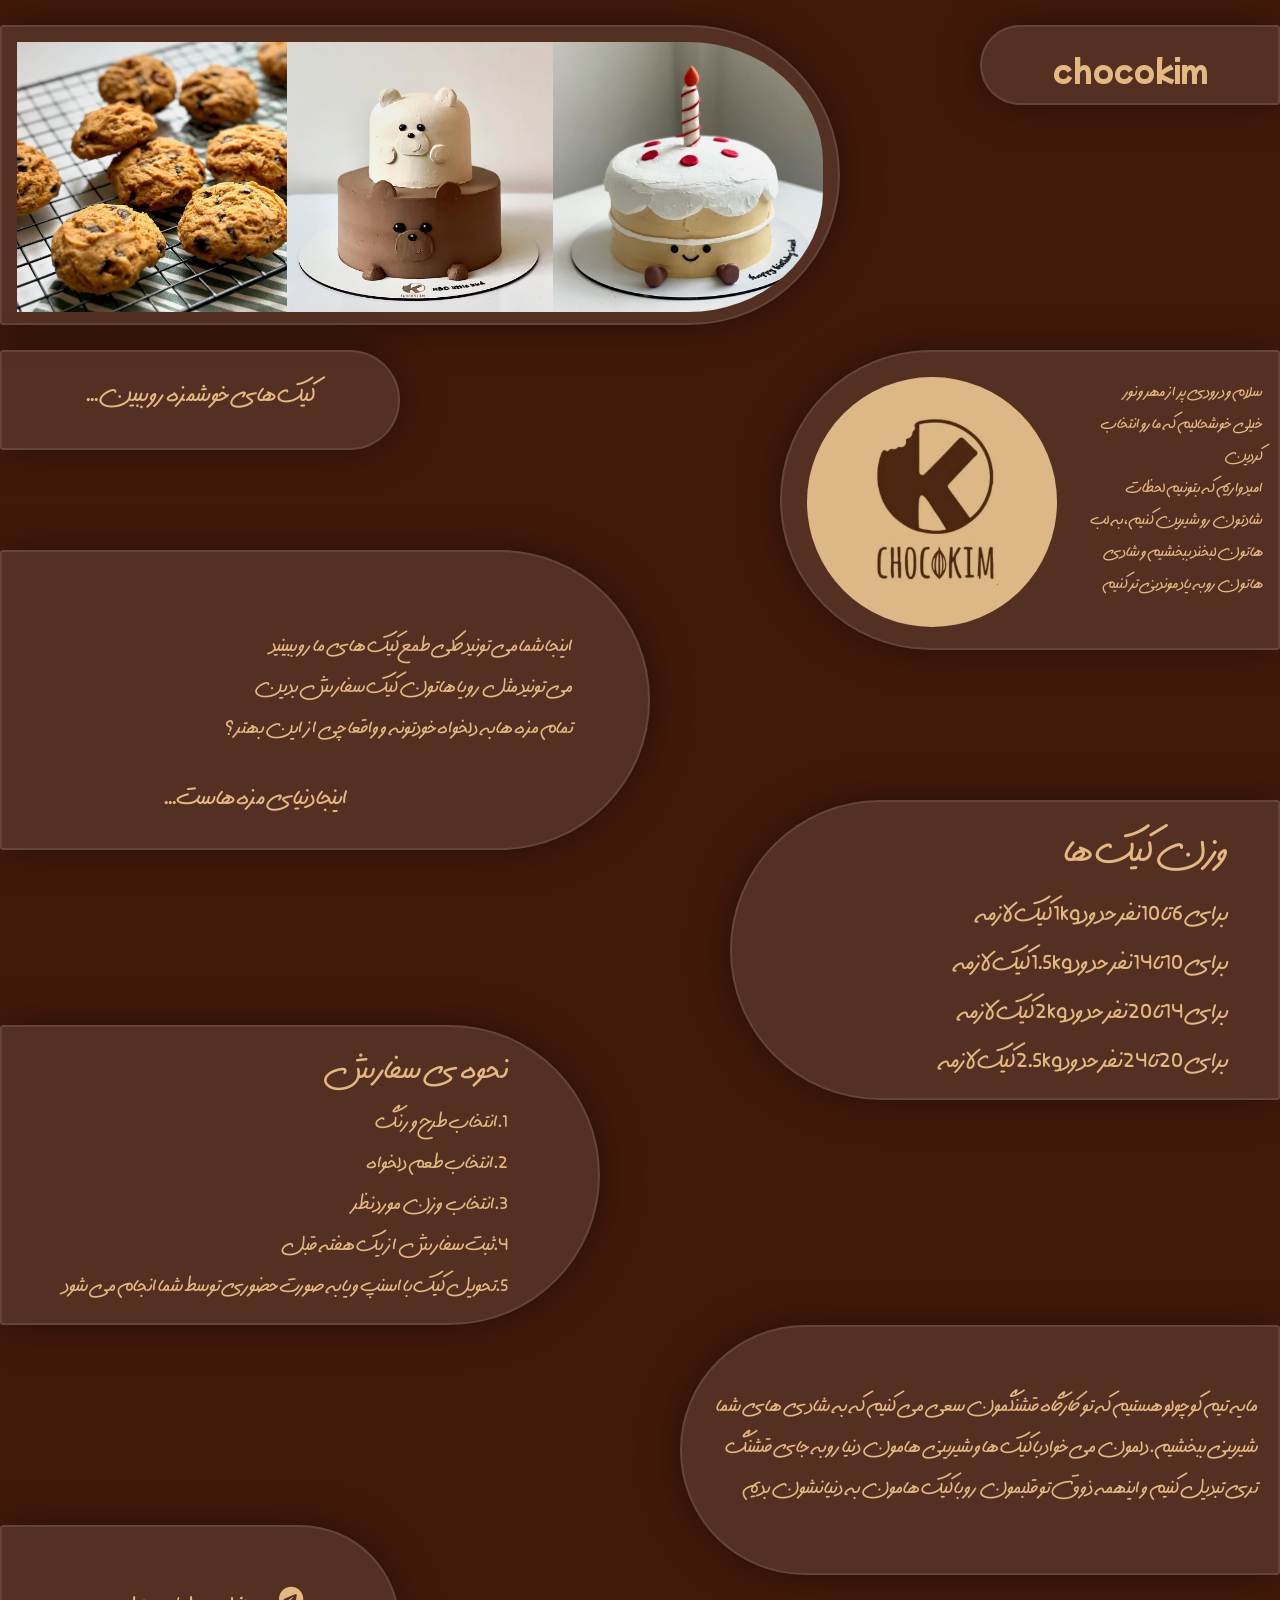
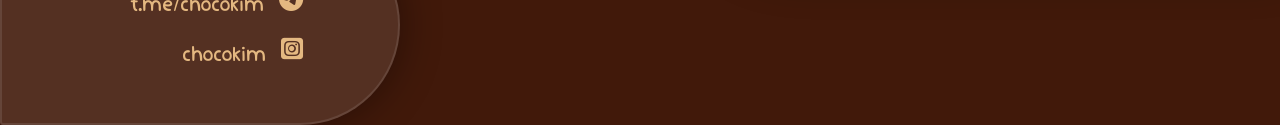
<file: index.html>
<!DOCTYPE html>
<html lang="fa" dir="rtl">

<head>
    <meta charset="UTF-8">
    <meta name="viewport" content="width=device-width, initial-scale=1.0">
    <link href='https://fonts.googleapis.com/css?family=Mochiy Pop One' rel='stylesheet'>
    <link rel="stylesheet" href="https://cdnjs.cloudflare.com/ajax/libs/font-awesome/6.7.2/css/all.min.css">
    <link rel="stylesheet" href="css/landing-page.css">
    <title>landing page chocokim

    </title>
</head>

<body>
    <main>
        <board class="photo">
            <img id="one" src="images/diet/رژیمی-کوکی کدویی.jpg" alt="کوکی-کدوییی">
            <img id="two" src="images/cream-cake/کیک تولد-کله پوک ها.jpg" alt="کیک-کله-پوک-ها">
            <img id="three" src="images/cream-cake/کیک تولد-عروسکی.jpg" alt="کیک-عروسکی">
        </board>
        <board class="name">chocokim</board>
        <board class="menu">
            <div class="link"><a href="html/menu.html">کیک های خوشمزه رو ببین...</a></div>
        </board>
        <board class="test">
            <h3>اینجا شما می تونید کلی طمع کیک های ما رو ببینید<br>می تونید مثل رو یا هاتون کیک سفارش بدین<br>تمام مزه
                ها به دلخواه خودتونه و واقعا چی از این بهتر؟<br></h3>
            <div class="link"><a href="html/test.html">اینجا دنیای مزه هاست...</a></div>
        </board>
        <board class="welcometext">
            <h3>سلام و درودی پر از مهر و نور <br>خیلی خوشحالیم که ما رو انتخاب کردین<br>امیدواریم که بتونیم لحظات شادتون
                رو شیرین کنیم، به لب هاتون لبخند ببخشیم و شادی هاتون رو به یاد موندنی تر کنیم</h3>
            <img src="images/dec/لوگو تیره.jpg" alt="لوگو">
        </board>
        <board class="weight">
            <h2>وزن کیک ها</h2>
            <p>برای 6 تا 10 نفر حدود 1kg کیک لازمه</p>
            <p>برای 10 تا 14 نفر حدود 1.5kg کیک لازمه</p>
            <p>برای 14 تا 20 نفر حدود 2kg کیک لازمه</p>
            <p>برای 20 تا 24 نفر حدود 2.5kg کیک لازمه</p>
        </board>
        <board class="order">
            <h2>نحوه ی سفارش</h2>
            <p>1.انتخاب طرح و رنگ</p>
            <p>2.انتخاب طعم دلخواه</p>
            <p>3.انتخاب وزن مورد نظر</p>
            <p>4.ثبت سفارش از یک هفته قبل</p>
            <p>5.تحویل کیک با اسنپ و یا به صورت حضوری توسط شما انجام می شود</p>
        </board>
        <board class="aboutus">
            ما یه تیم کوچولو هستیم که تو کارگاه قشنگمون سعی می کنیم که به شادی های شما شیرینی ببخشیم. دلمون می خواد با
            کیک ها و شیرینی هامون دنیا رو به جای قشنگ تری تبدیل کنیم و اینهمه ذوق تو قلبمون رو با کیک هامون به دنیا نشون
            بدیم
        </board>
        <board class="socialmedia">
            <div class="tel">
                <i class="fa-brands fa-telegram"></i>
                <div class="link"><a href="">t.me/chocokim</a></div>
            </div>
            <div class="inesta">
                <i class="fa-brands fa-square-instagram"></i>
                <div class="link"><a href="">chocokim</a></div>
            </div>
        </board>
    </main>
</body>

</html>
</file>
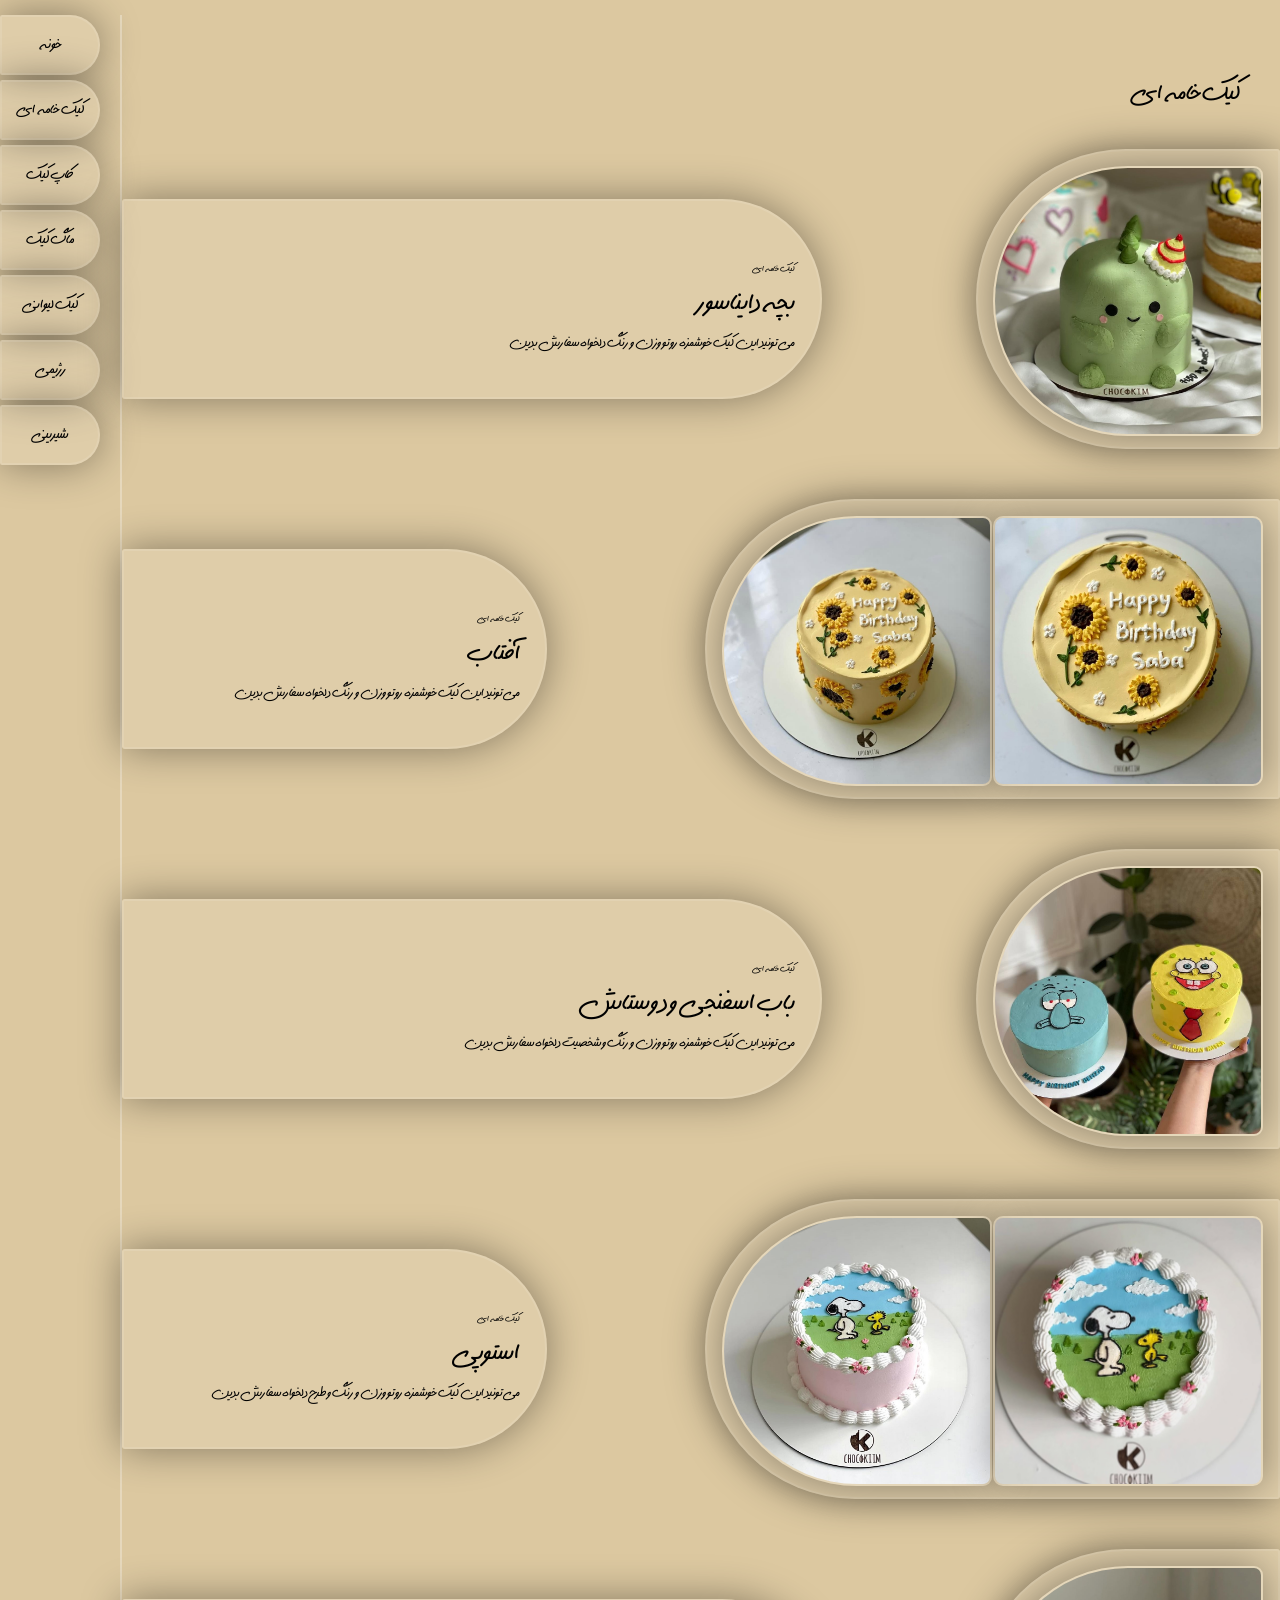
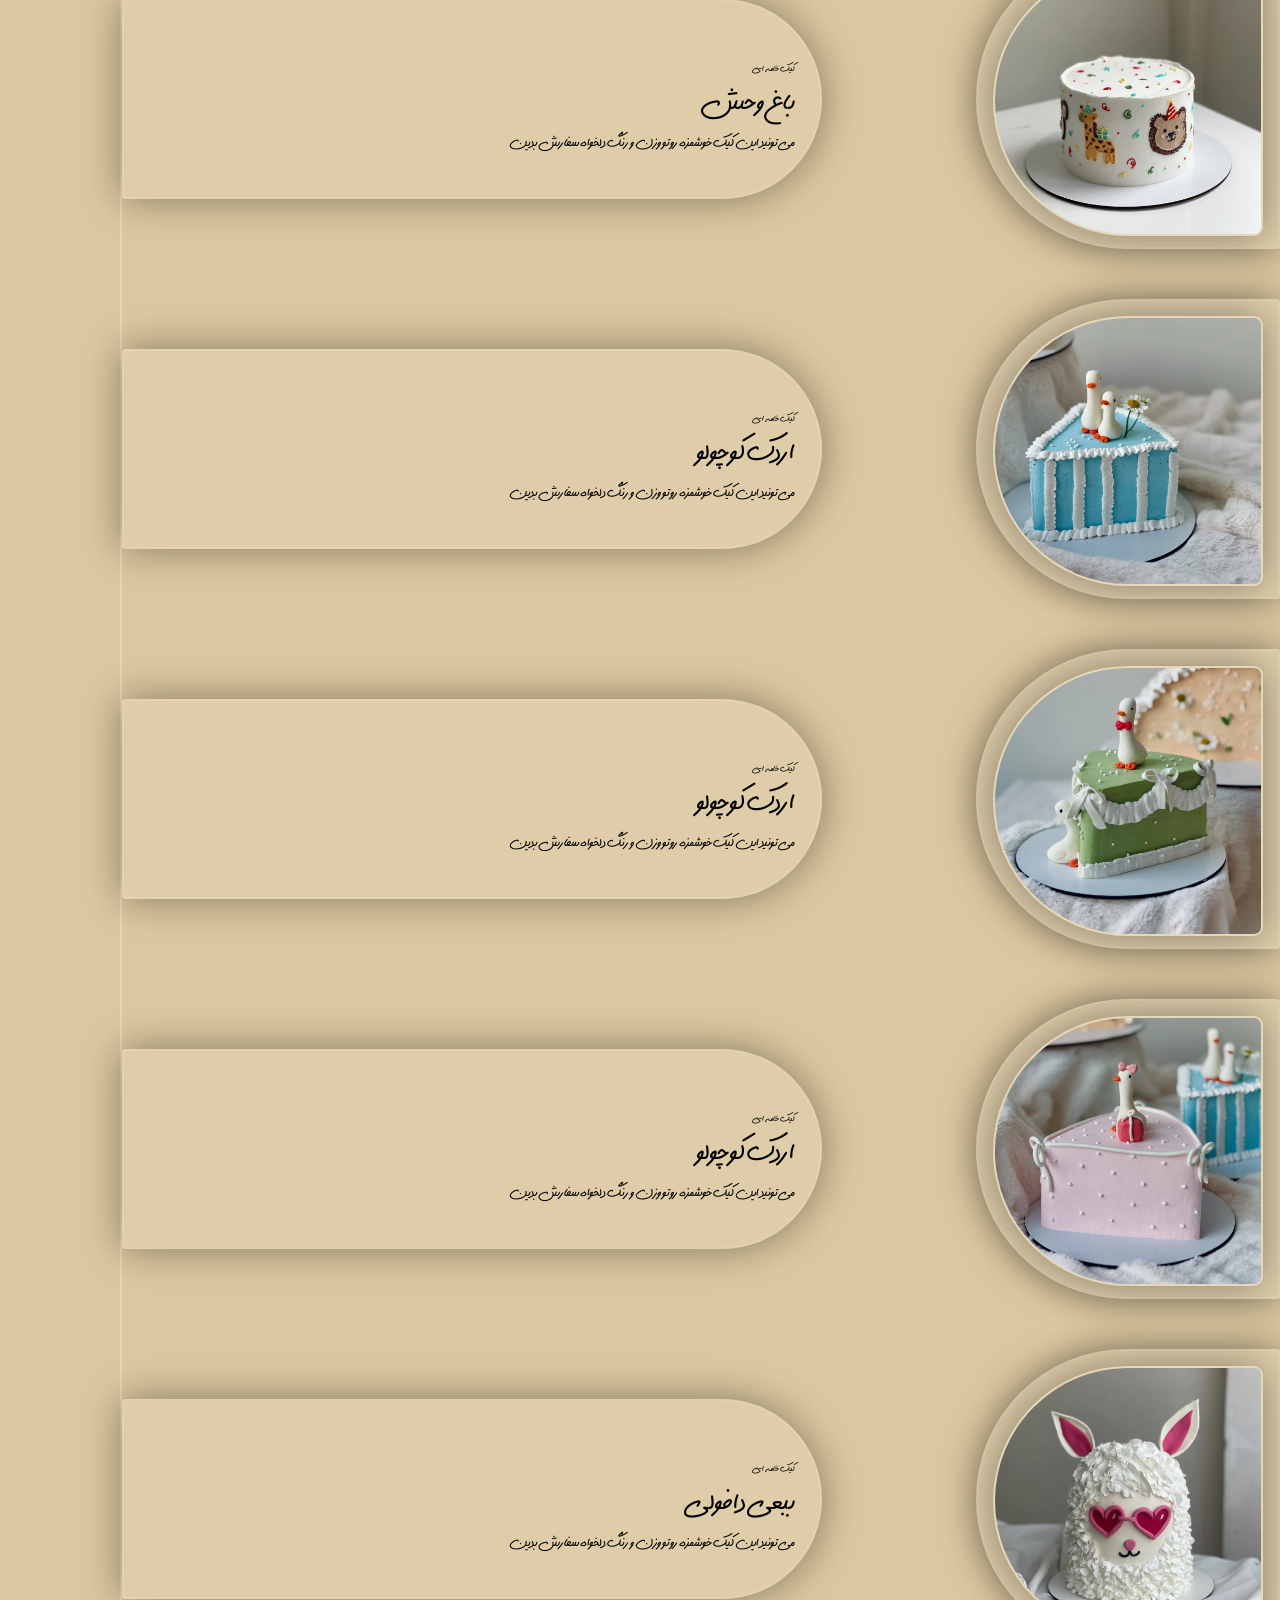
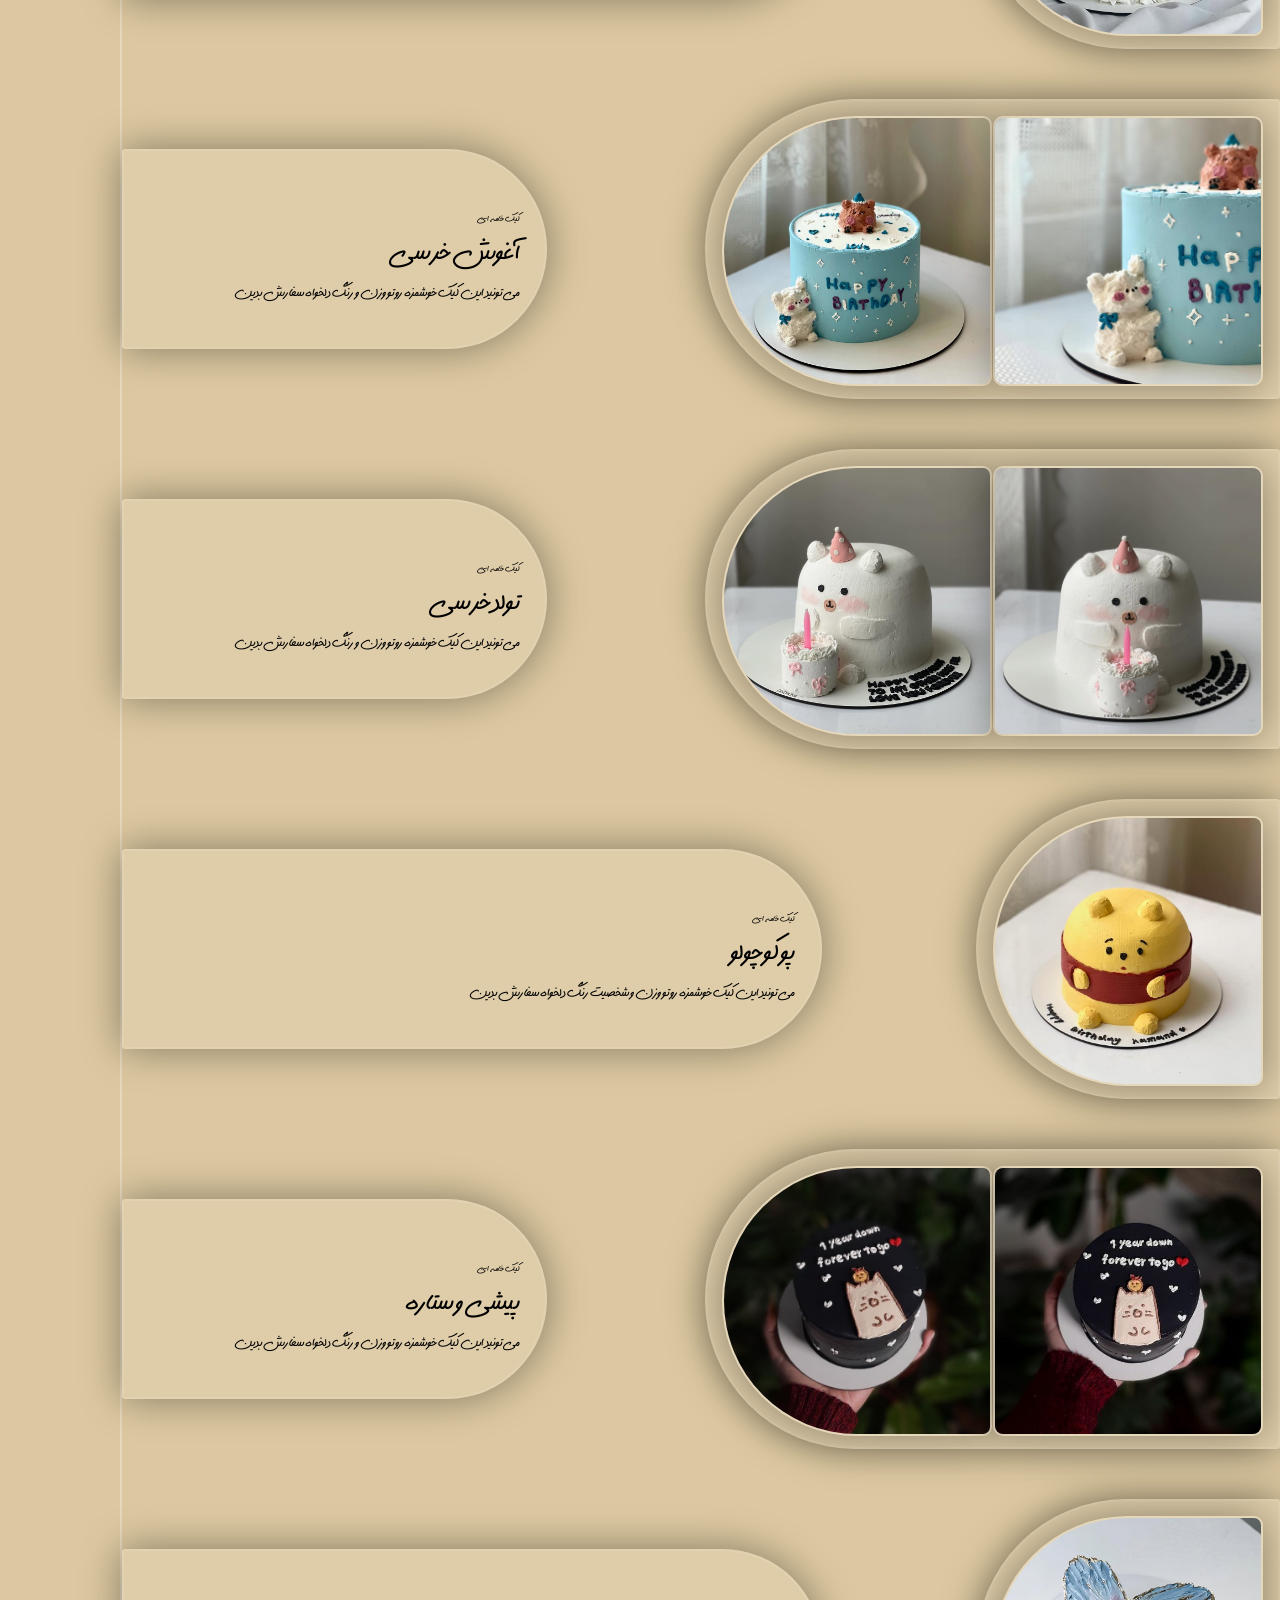
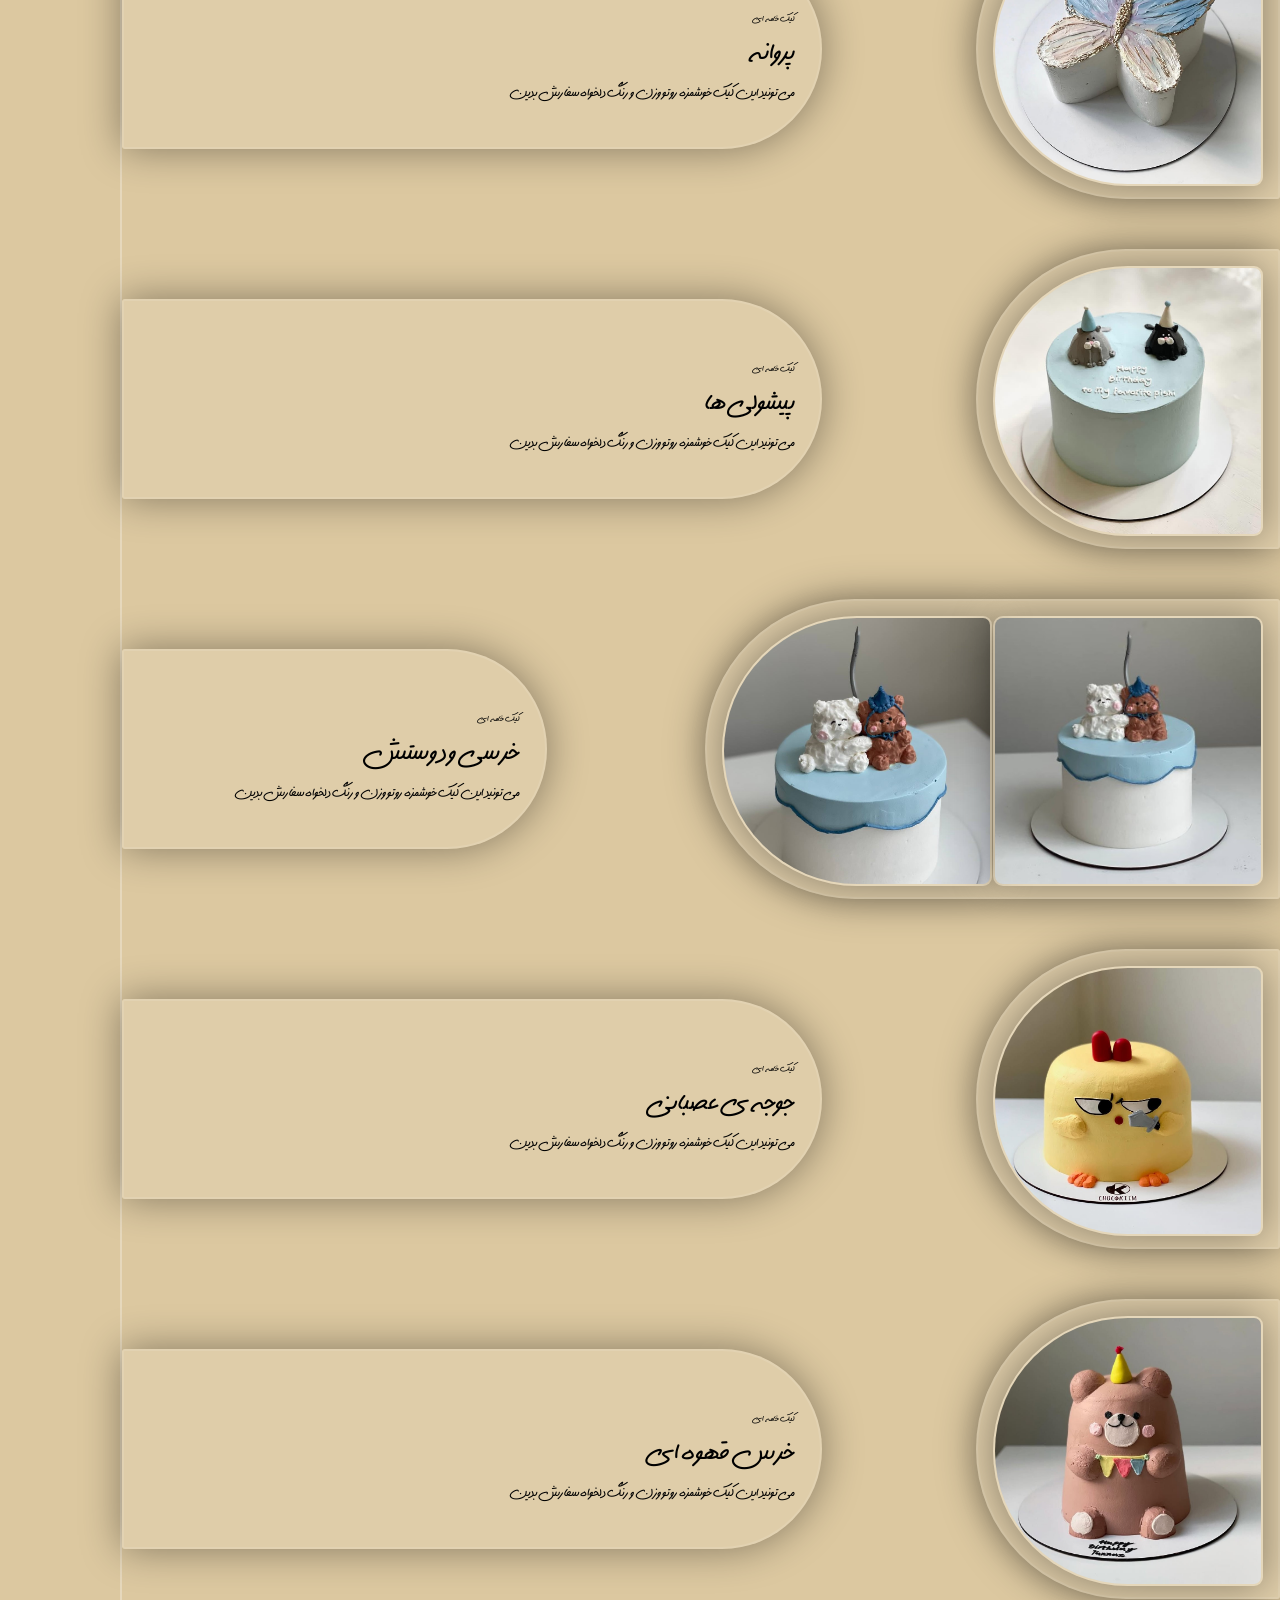
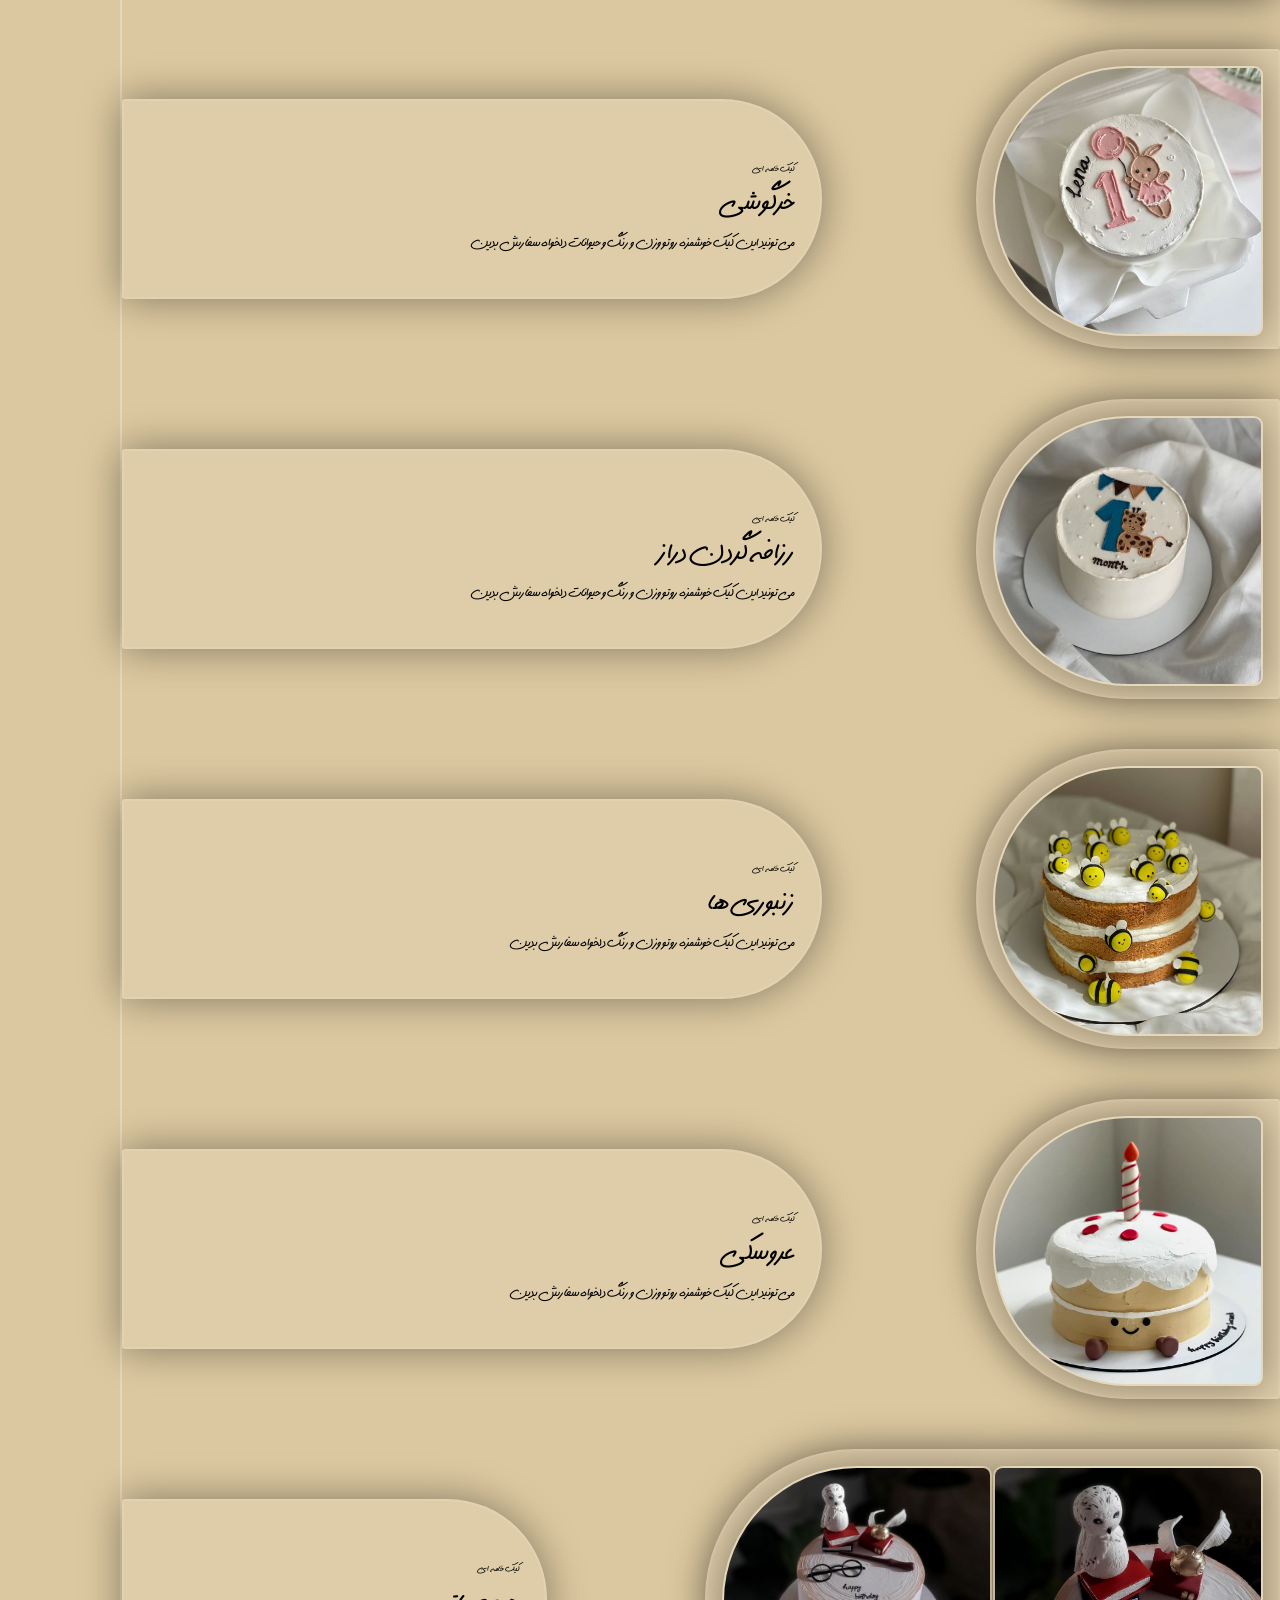
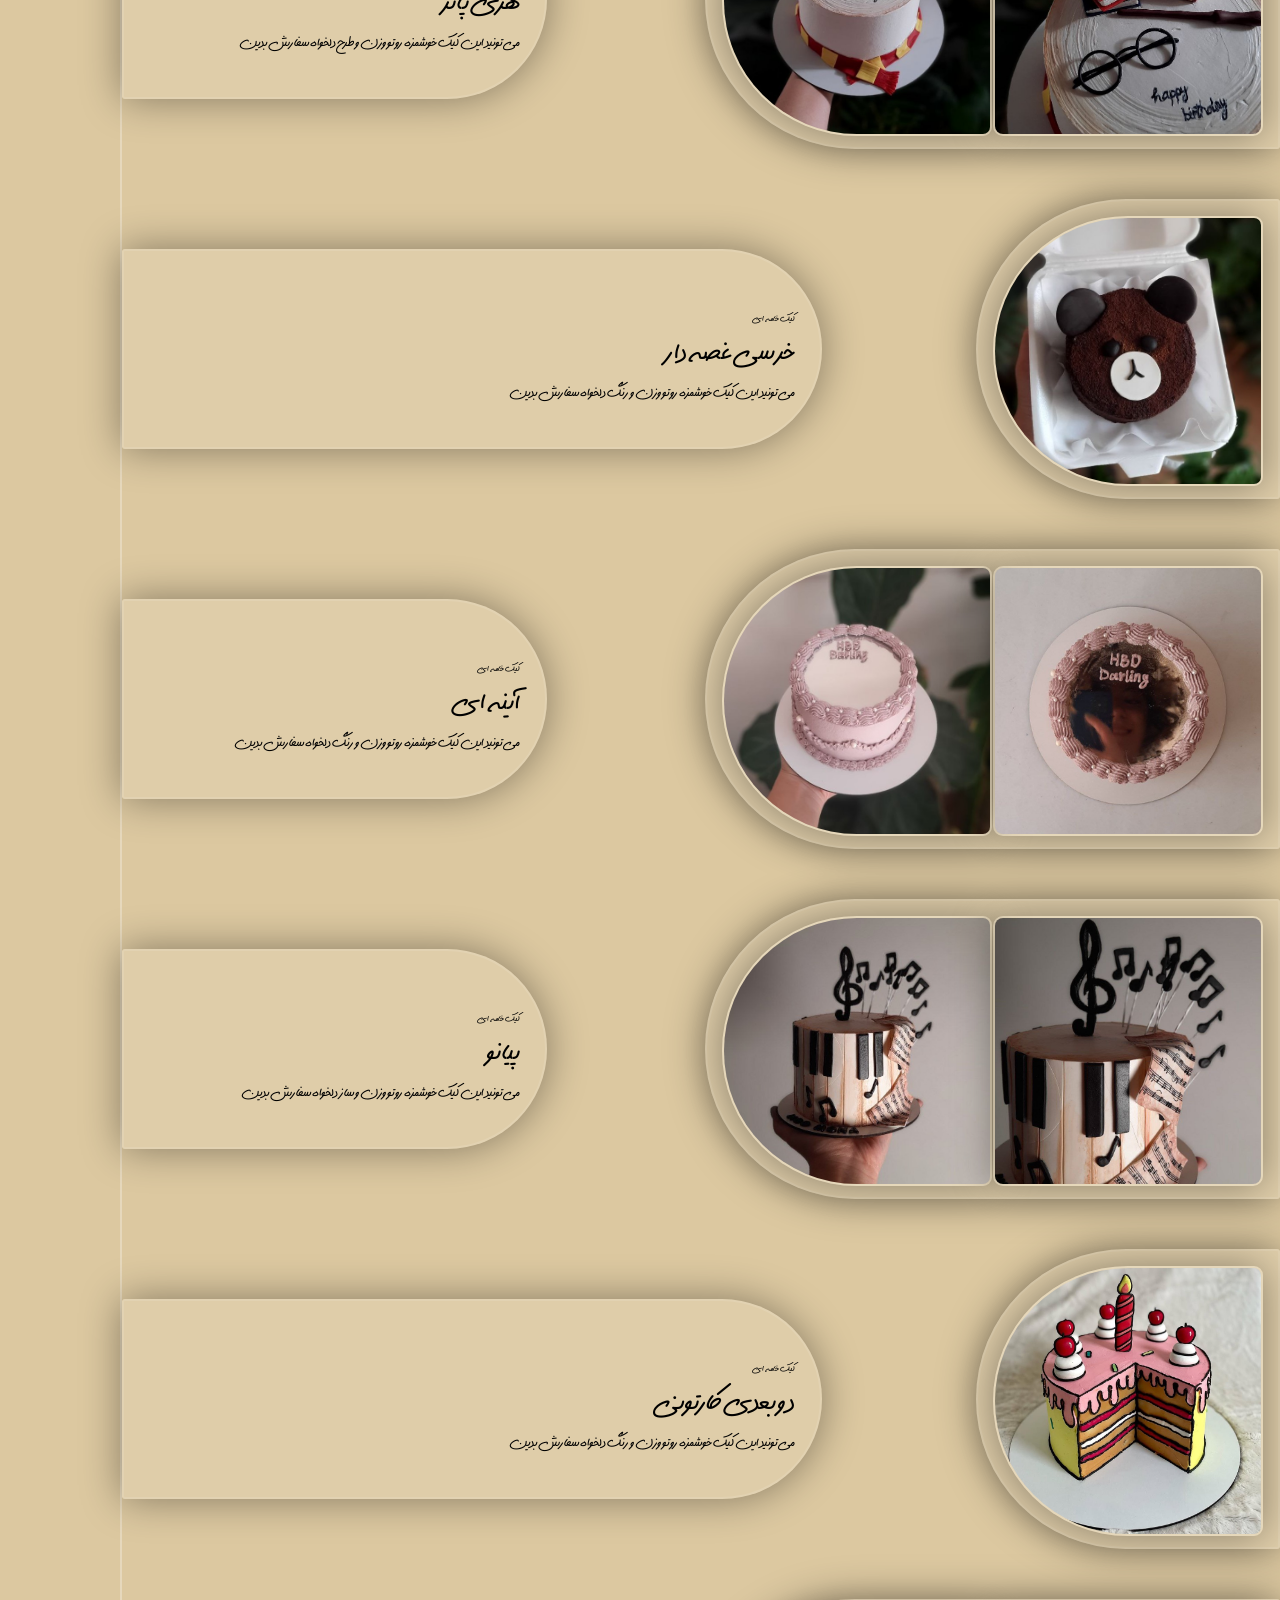
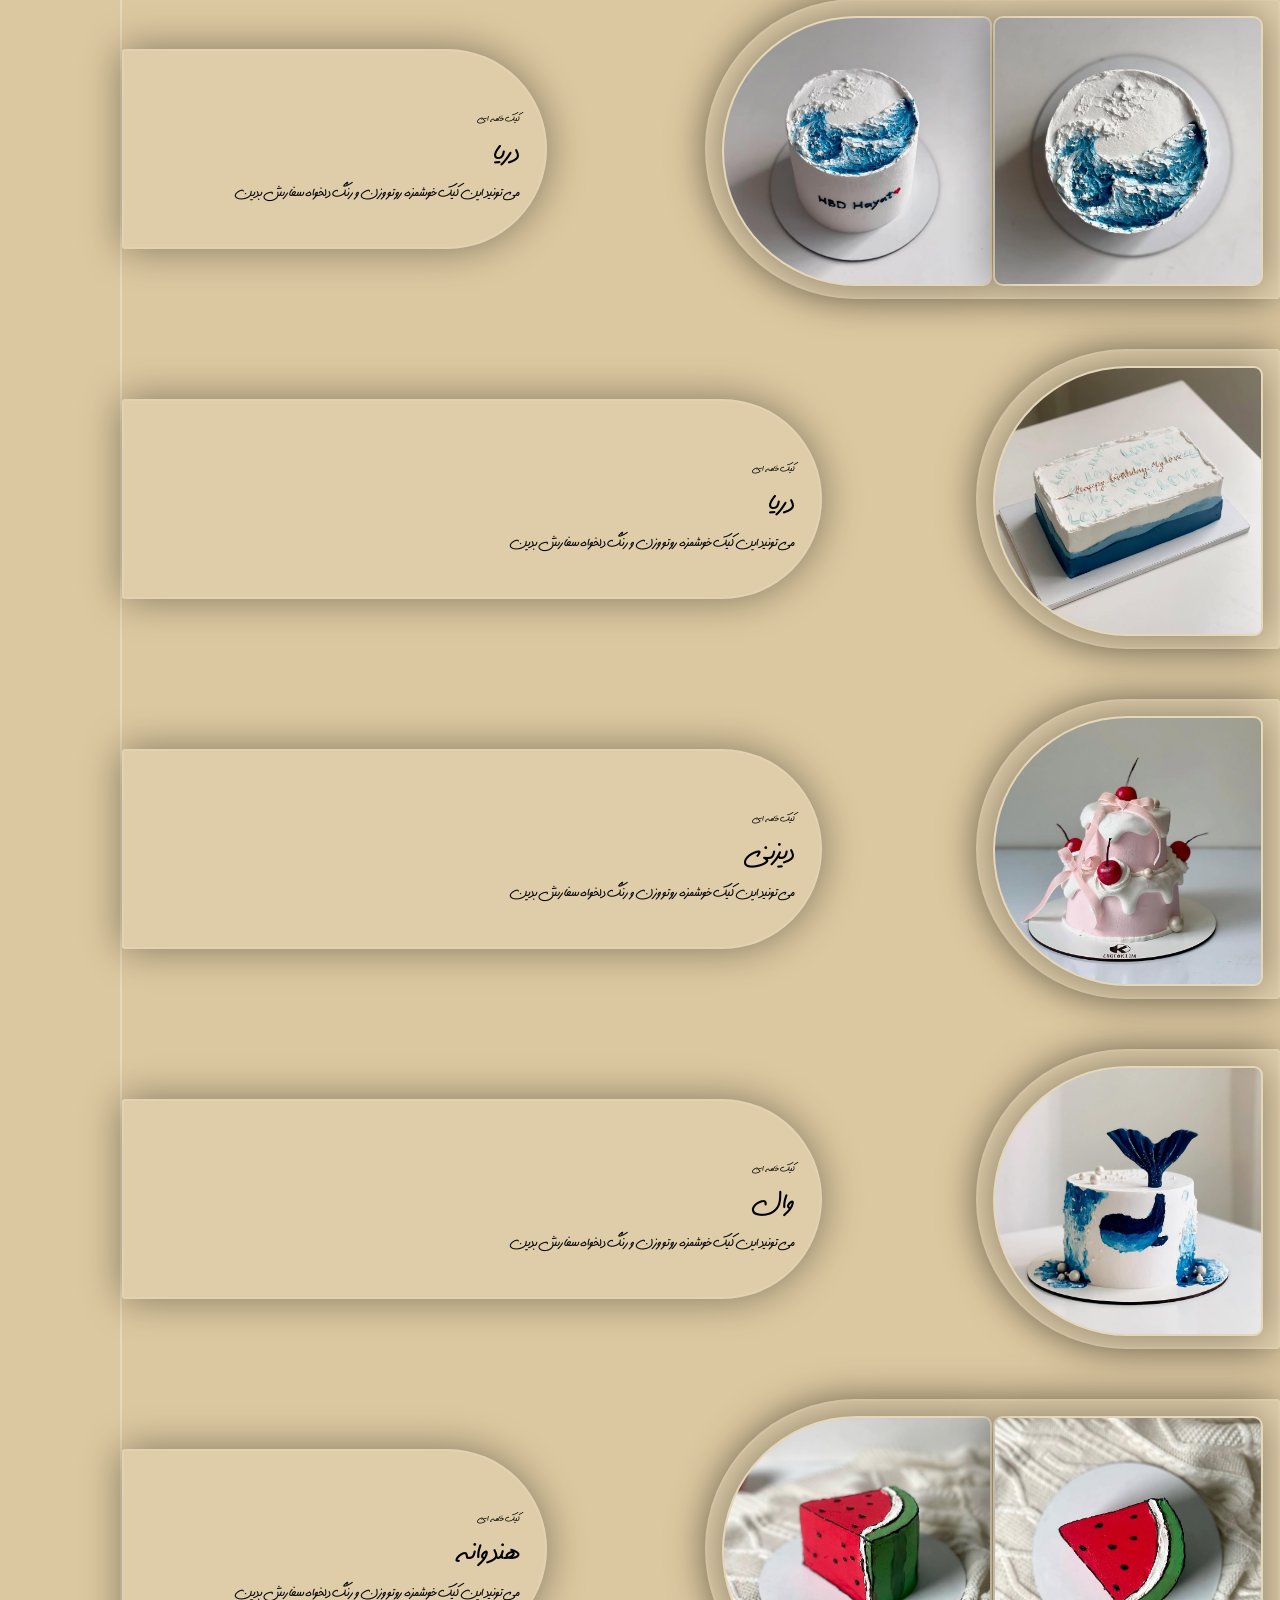
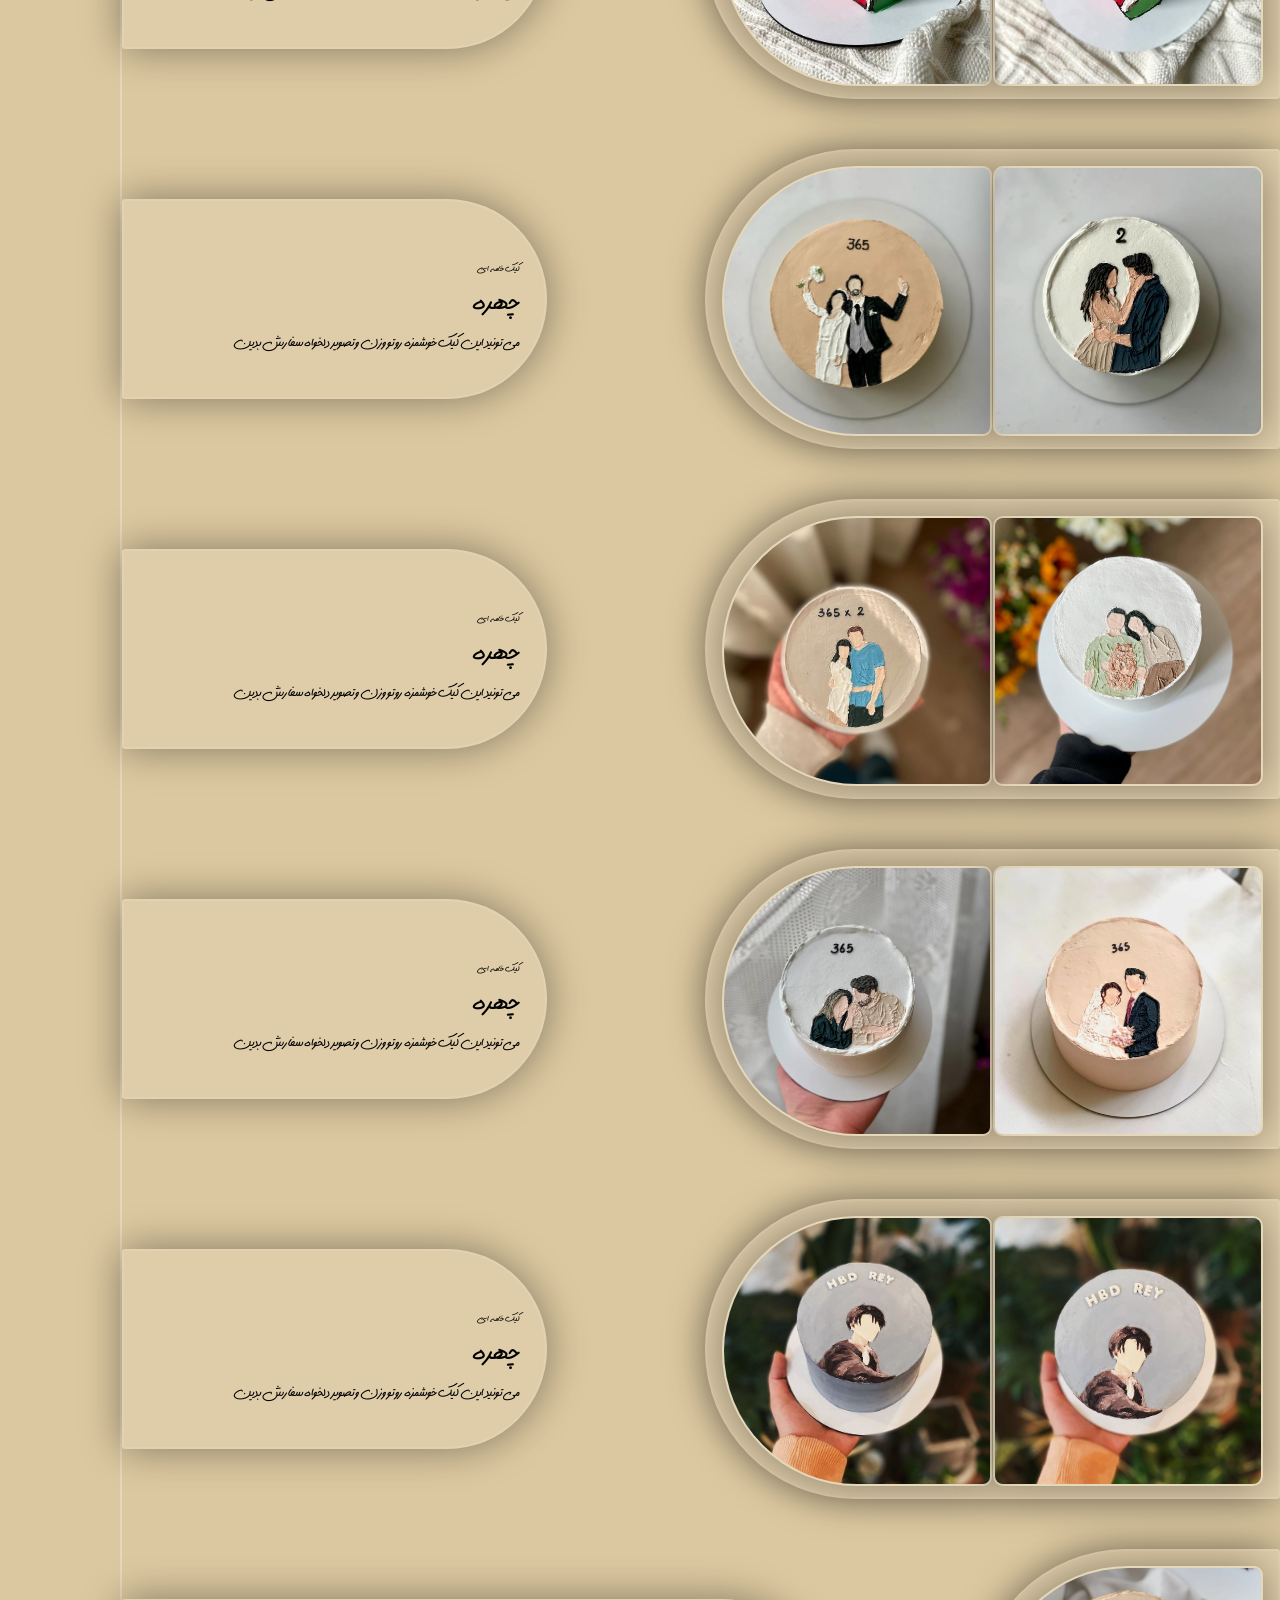
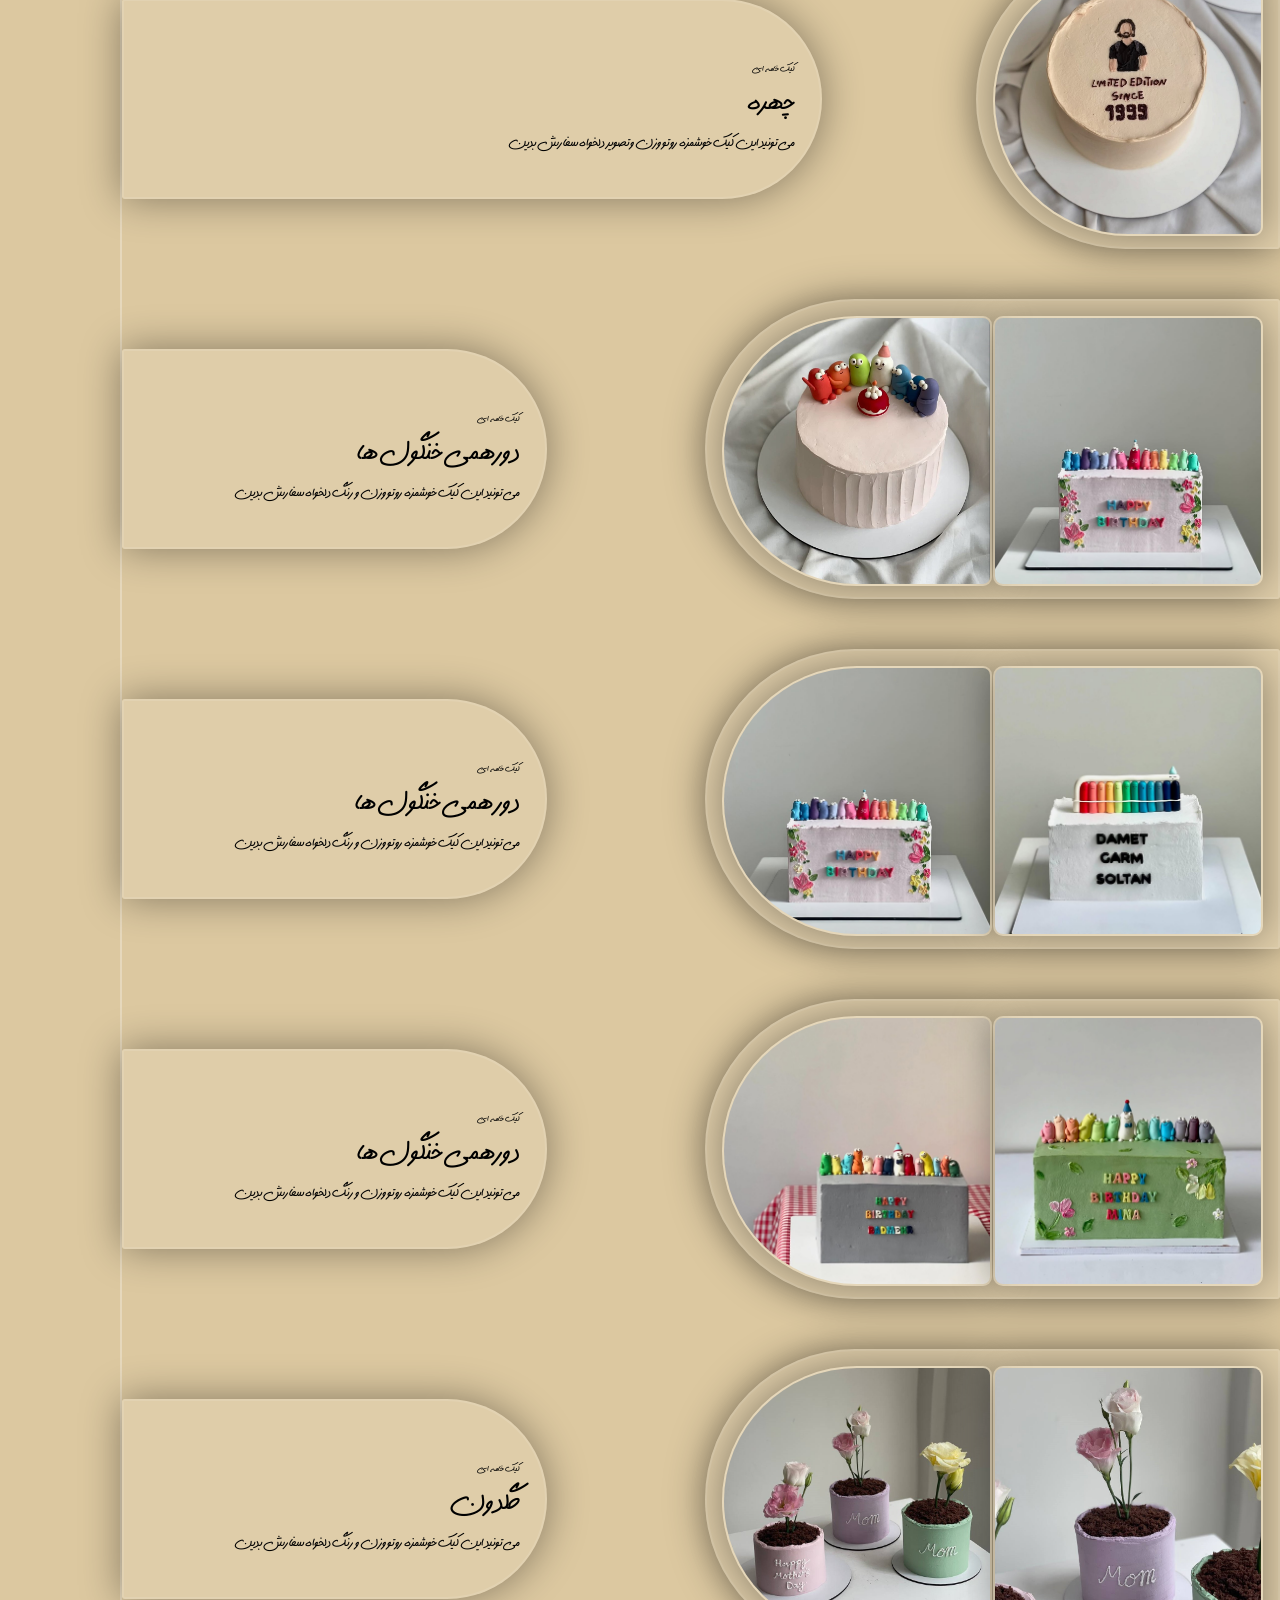
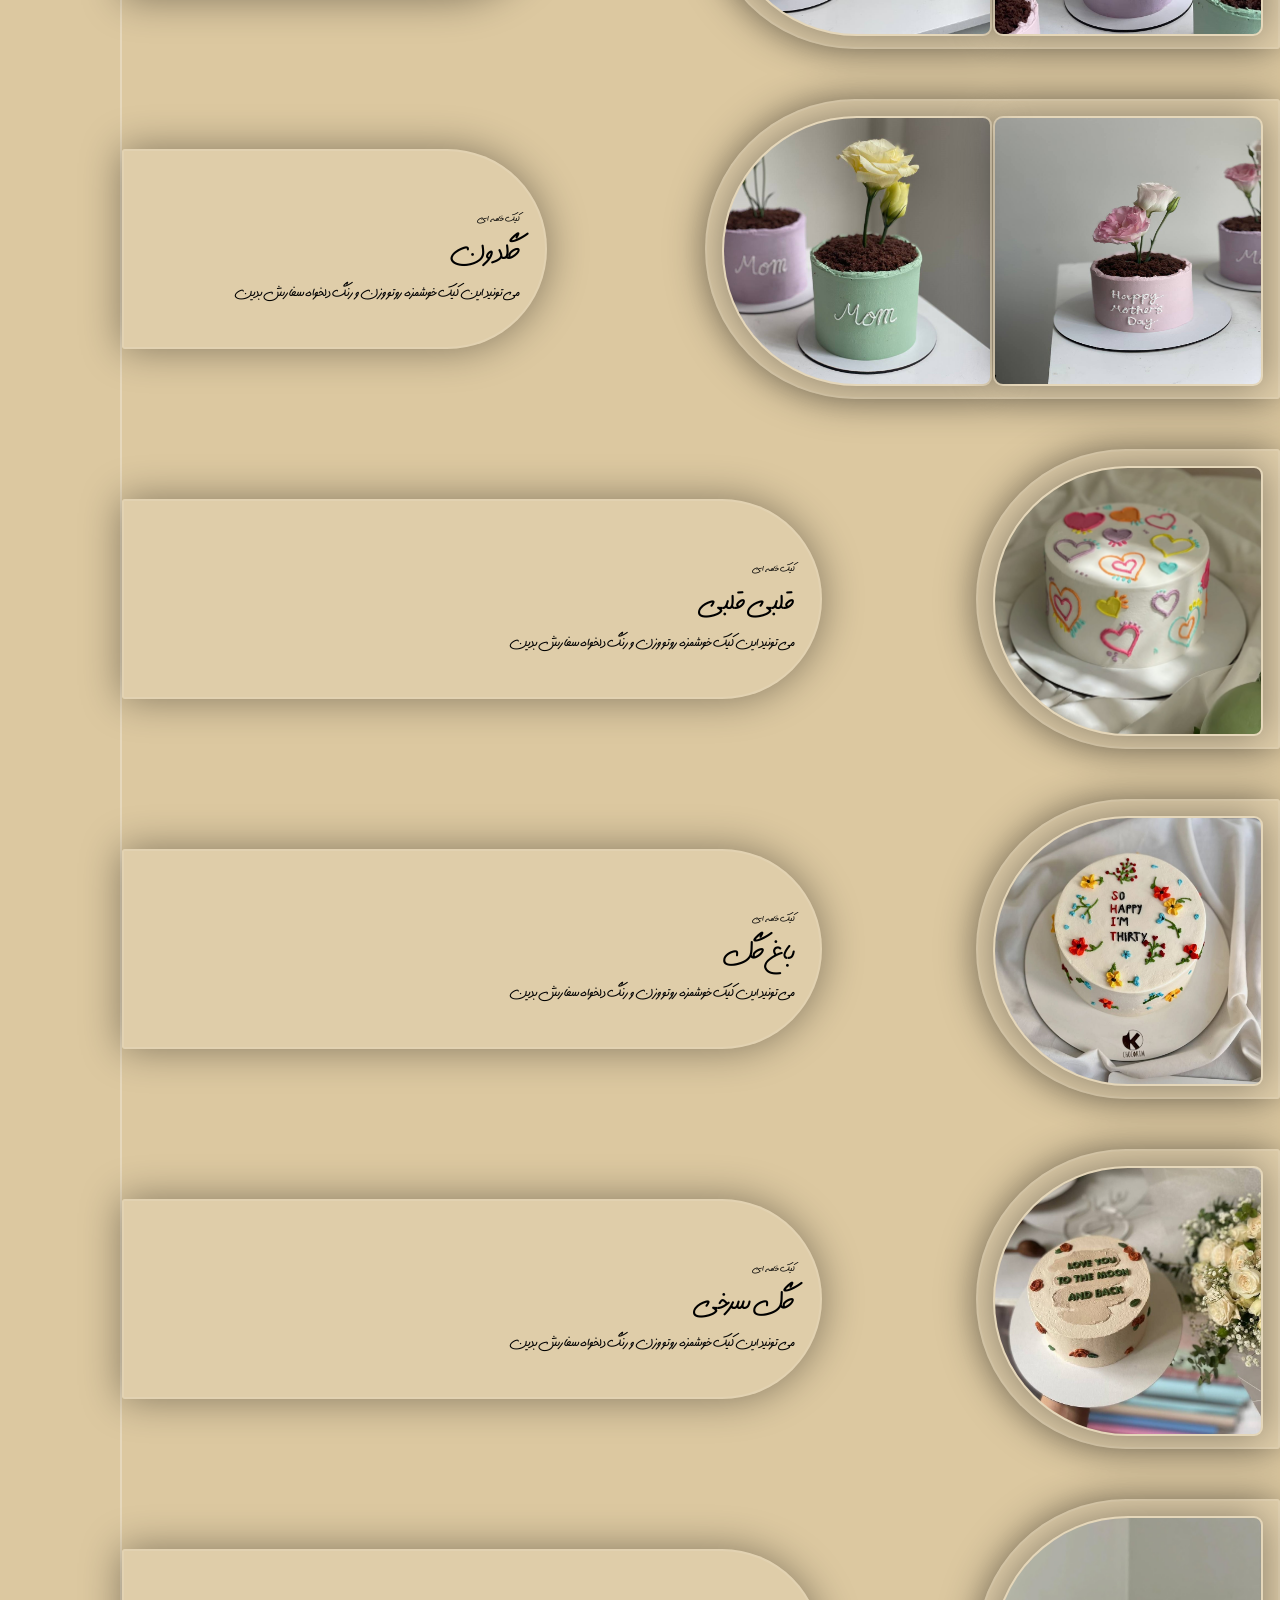
<file: html/menu.html>
<!DOCTYPE html>
<html lang="en">

<head>
    <meta charset="UTF-8">
    <meta name="viewport" content="width=device-width, initial-scale=1.0">
    <link rel="stylesheet" href="../css/menu.css">
    <title>menu</title>
</head>

<body>
    <nav>
        <a href="../index.html"><button>خونه</button></a>
        <a id="a" href="#cake"><button>کیک خامه ای</button></a>
        <a id="b" href="#cupcake"><button>کاپ کیک</button></a>
        <a id="c" href="#mugcake"><button>ماگ کیک</button></a>
        <a id="d" href="#shutcake"><button>کیک لیوانی</button></a>
        <a id="e" href="#diet"><button>رژیمی</button></a>
        <a id="f" href="#sweet"><button>شیرینی</button></a>
    </nav>
    <main>
        <div class="container cake" id="cake">
            <h2>کیک خامه ای</h2>
            <box class="box1">
                <img src="../images/cream-cake/کیک تولد- بچه دایناسور.jpg" alt="کیک خامه ای">
            </box>
            <text class="text1" id="one">
                <h6>کیک خامه ای</h6>
                <h1>بچه دایناسور</h1>
                <p>می تونید این کیک خوشمزه رو تو وزن و رنگ دلخواه سفارش بدین</p>
            </text>

            <box class="box2">
                <img src="../images/cream-cake/کیک تولد-آفتاب1.jpg" alt="کیک خامه ای">
                <img src="../images/cream-cake/کیک تولد-آفتاب2.jpg" alt="کیک خامه ای">
            </box>
            <text class="text2" id="two">
                <h6>کیک خامه ای</h6>
                <h1>آفتاب</h1>
                <p>می تونید این کیک خوشمزه رو تو وزن و رنگ دلخواه سفارش بدین</p>
            </text>

            <box class="box3">
                <img src="../images/cream-cake/کیک تولد- باب اسفنجی.jpg" alt="کیک خامه ای">
            </box>
            <text class="text3" id="one">
                <h6>کیک خامه ای</h6>
                <h1>باب اسفنجی و دوستاش</h1>
                <p>می تونید این کیک خوشمزه رو تو وزن و رنگ و شخصیت دلخواه سفارش بدین</p>
            </text>

            <box class="box4">
                <img src="../images/cream-cake/کیک تولد-استوبی.jpg" alt="کیک خامه ای">
                <img src="../images/cream-cake/کیک تولد-استوبی2.jpg" alt="کیک خامه ای">
            </box>
            <text class="text4" id="two">
                <h6>کیک خامه ای</h6>
                <h1>استوپی</h1>
                <p>می تونید این کیک خوشمزه رو تو وزن و رنگ و طرح دلخواه سفارش بدین</p>
            </text>

            <box class="box5">
                <img src="../images/cream-cake/کیک تولد-باغ وحش.jpg" alt="کیک خامه ای">
            </box>
            <text class="text5" id="one">
                <h6>کیک خامه ای</h6>
                <h1>باغ وحش</h1>
                <p>می تونید این کیک خوشمزه رو تو وزن و رنگ دلخواه سفارش بدین</p>
            </text>

            <box class="box6">
                <img src="../images/cream-cake/کیک تولد-اردک1.jpg" alt="کیک خامه ای">
            </box>
            <text class="text6" id="one">
                <h6>کیک خامه ای</h6>
                <h1>اردک کوچولو</h1>
                <p>می تونید این کیک خوشمزه رو تو وزن و رنگ دلخواه سفارش بدین</p>
            </text>

            <box class="box7">
                <img src="../images/cream-cake/کیک تولد-اردک2.jpg" alt="کیک خامه ای">
            </box>
            <text class="text7" id="one">
                <h6>کیک خامه ای</h6>
                <h1>اردک کوچولو</h1>
                <p>می تونید این کیک خوشمزه رو تو وزن و رنگ دلخواه سفارش بدین</p>
            </text>

            <box class="box8">
                <img src="../images/cream-cake/کیک تولد-اردک3.jpg" alt="کیک خامه ای">
            </box>
            <text class="text8" id="one">
                <h6>کیک خامه ای</h6>
                <h1>اردک کوچولو</h1>
                <p>می تونید این کیک خوشمزه رو تو وزن و رنگ دلخواه سفارش بدین</p>
            </text>

            <box class="box9">
                <img src="../images/cream-cake/کیک تولد-ببعی دافولی.jpg" alt="کیک خامه ای">
            </box>
            <text class="text9" id="one">
                <h6>کیک خامه ای</h6>
                <h1>ببعی دافولی</h1>
                <p>می تونید این کیک خوشمزه رو تو وزن و رنگ دلخواه سفارش بدین</p>
            </text>

            <box class="box10">
                <img src="../images/cream-cake/کیک تولد-خرسی بستی.jpg" alt="کیک خامه ای">
                <img src="../images/cream-cake/کیک تولد-خرسی بستی2.jpg" alt="کیک خامه ای">
            </box>
            <text class="text10" id="two">
                <h6>کیک خامه ای</h6>
                <h1>آغوش خرسی</h1>
                <p>می تونید این کیک خوشمزه رو تو وزن و رنگ دلخواه سفارش بدین</p>
            </text>

            <box class="box11">
                <img src="../images/cream-cake/کیک تولد-تولد خرسی1.jpg" alt="کیک خامه ای">
                <img src="../images/cream-cake/کیک تولد-تولد خرسی2.jpg" alt="کیک خامه ای">
            </box>
            <text class="text11" id="two">
                <h6>کیک خامه ای</h6>
                <h1>تولد خرسی</h1>
                <p>می تونید این کیک خوشمزه رو تو وزن و رنگ دلخواه سفارش بدین</p>
            </text>

            <box class="box12">
                <img src="../images/cream-cake/کیک تولد-پو کوچولو.jpg" alt="کیک خامه ای">
            </box>
            <text class="text12" id="one">
                <h6>کیک خامه ای</h6>
                <h1>پو کوچولو</h1>
                <p>می تونید این کیک خوشمزه رو تو وزن و شخصیت رنگ دلخواه سفارش بدین</p>
            </text>

            <box class="box13">
                <img src="../images/cream-cake/کیک تولد-پیشی و ستاره ها.jpg" alt="کیک خامه ای">
                <img src="../images/cream-cake/کیک تولد-پیشی و ستاره ها2.jpg" alt="کیک خامه ای">
            </box>
            <text class="text13" id="two">
                <h6>کیک خامه ای</h6>
                <h1>پیشی و ستاره</h1>
                <p>می تونید این کیک خوشمزه رو تو وزن و رنگ دلخواه سفارش بدین</p>
            </text>

            <box class="box14">
                <img src="../images/cream-cake/کیک تولد-پروانه.jpg" alt="کیک خامه ای">
            </box>
            <text class="text14" id="one">
                <h6>کیک خامه ای</h6>
                <h1>پروانه</h1>
                <p>می تونید این کیک خوشمزه رو تو وزن و رنگ دلخواه سفارش بدین</p>
            </text>

            <box class="box15">
                <img src="../images/cream-cake/کیک تولد-پیشولی ها.jpg" alt="کیک خامه ای">
            </box>
            <text class="text15" id="one">
                <h6>کیک خامه ای</h6>
                <h1>پیشولی ها</h1>
                <p>می تونید این کیک خوشمزه رو تو وزن و رنگ دلخواه سفارش بدین</p>
            </text>

            <box class="box16">
                <img src="../images/cream-cake/کیک تولد-خرسی کاپل1.jpg" alt="کیک خامه ای">
                <img src="../images/cream-cake/کیک تولد-خرسی کاپلی2.jpg" alt="کیک خامه ای">
            </box>
            <text class="text16" id="two">
                <h6>کیک خامه ای</h6>
                <h1>خرسی و دوستش</h1>
                <p>می تونید این کیک خوشمزه رو تو وزن و رنگ دلخواه سفارش بدین</p>
            </text>

            <box class="box17">
                <img src="../images/cream-cake/کیک تولد-جوجه عصبانی.jpg" alt="کیک خامه ای">
            </box>
            <text class="text17" id="one">
                <h6>کیک خامه ای</h6>
                <h1>جوجه ی عصبانی</h1>
                <p>می تونید این کیک خوشمزه رو تو وزن و رنگ دلخواه سفارش بدین</p>
            </text>

            <box class="box18">
                <img src="../images/cream-cake/کیک تولد-خرس قهوه ای.jpg" alt="کیک خامه ای">
            </box>
            <text class="text18" id="one">
                <h6>کیک خامه ای</h6>
                <h1>خرس قهوه ای</h1>
                <p>می تونید این کیک خوشمزه رو تو وزن و رنگ دلخواه سفارش بدین</p>
            </text>

            <box class="box19">
                <img src="../images/cream-cake/کیک تولد-خرگوش.jpg" alt="کیک خامه ای">
            </box>
            <text class="text19" id="one">
                <h6>کیک خامه ای</h6>
                <h1>خرگوشی</h1>
                <p>می تونید این کیک خوشمزه رو تو وزن و رنگ و حیوانات دلخواه سفارش بدین</p>
            </text>

            <box class="box20">
                <img src="../images/cream-cake/کیک تولد-زرافه.jpg" alt="کیک خامه ای">
            </box>
            <text class="text20" id="one">
                <h6>کیک خامه ای</h6>
                <h1>رزافه گردن دراز</h1>
                <p>می تونید این کیک خوشمزه رو تو وزن و رنگ و حیوانات دلخواه سفارش بدین</p>
            </text>


            <box class="box21">
                <img src="../images/cream-cake/کیک تولد-زنبوری ها.jpg" alt="کیک خامه ای">
            </box>
            <text class="text21" id="one">
                <h6>کیک خامه ای</h6>
                <h1>زنبوری ها</h1>
                <p>می تونید این کیک خوشمزه رو تو وزن و رنگ دلخواه سفارش بدین</p>
            </text>


            <box class="box22">
                <img src="../images/cream-cake/کیک تولد-عروسکی.jpg" alt="کیک خامه ای">
            </box>
            <text class="text22" id="one">
                <h6>کیک خامه ای</h6>
                <h1>عروسکی</h1>
                <p>می تونید این کیک خوشمزه رو تو وزن و رنگ دلخواه سفارش بدین</p>
            </text>


            <box class="box23">
                <img src="../images/cream-cake/کیک تولد-هری پاتر1.jpg" alt="کیک خامه ای">
                <img src="../images/cream-cake/کیک تولد-هری پاتر2.jpg" alt="کیک خامه ای">
            </box>
            <text class="text23" id="two">
                <h6>کیک خامه ای</h6>
                <h1>هری پاتر</h1>
                <p>می تونید این کیک خوشمزه رو تو وزن و طرح دلخواه سفارش بدین</p>
            </text>


            <box class="box24">
                <img src="../images/cream-cake/کیک تولد-مینی خرس.jpg" alt="کیک خامه ای">
            </box>
            <text class="text24" id="one">
                <h6>کیک خامه ای</h6>
                <h1>خرسی غصه دار</h1>
                <p>می تونید این کیک خوشمزه رو تو وزن و رنگ دلخواه سفارش بدین</p>
            </text>


            <box class="box25">
                <img src="../images/cream-cake/کیک تولد-آینه ای1.jpg" alt="کیک خامه ای">
                <img src="../images/cream-cake/کیک تولد-آینه ای2.jpg" alt="کیک خامه ای">
            </box>
            <text class="text25" id="two">
                <h6>کیک خامه ای</h6>
                <h1>آینه ای</h1>
                <p>می تونید این کیک خوشمزه رو تو وزن و رنگ دلخواه سفارش بدین</p>
            </text>


            <box class="box26">
                <img src="../images/cream-cake/کیک تولد-پبانو1.jpg" alt="کیک خامه ای">
                <img src="../images/cream-cake/کیک تولد-پبانو2.jpg" alt="کیک خامه ای">
            </box>
            <text class="text26" id="two">
                <h6>کیک خامه ای</h6>
                <h1>پیانو</h1>
                <p>می تونید این کیک خوشمزه رو تو وزن و ساز دلخواه سفارش بدین</p>
            </text>


            <box class="box27">
                <img src="../images/cream-cake/کیک تولد-دوبعدی1.jpg" alt="کیک خامه ای">
            </box>
            <text class="text27" id="one">
                <h6>کیک خامه ای</h6>
                <h1>دو بعدی کارتونی</h1>
                <p>می تونید این کیک خوشمزه رو تو وزن و رنگ دلخواه سفارش بدین</p>
            </text>


            <box class="box28">
                <img src="../images/cream-cake/کیک تولد-دریا1.jpg" alt="کیک خامه ای">
                <img src="../images/cream-cake/کیک تولد-دریا2.jpg" alt="کیک خامه ای">
            </box>
            <text class="text28" id="two">
                <h6>کیک خامه ای</h6>
                <h1>دریا</h1>
                <p>می تونید این کیک خوشمزه رو تو وزن و رنگ دلخواه سفارش بدین</p>
            </text>


            <box class="box29">
                <img src="../images/cream-cake/کیک تولد-دریای مستطیل.jpg" alt="کیک خامه ای">
            </box>
            <text class="text29" id="one">
                <h6>کیک خامه ای</h6>
                <h1>دریا</h1>
                <p>می تونید این کیک خوشمزه رو تو وزن و رنگ دلخواه سفارش بدین</p>
            </text>


            <box class="box30">
                <img src="../images/cream-cake/کیک تولد-کارتونی صورتی.jpg" alt="کیک خامه ای">
            </box>
            <text class="text30" id="one">
                <h6>کیک خامه ای</h6>
                <h1>دیزنی</h1>
                <p>می تونید این کیک خوشمزه رو تو وزن و رنگ دلخواه سفارش بدین</p>
            </text>

            <box class="box31">
                <img src="../images/cream-cake/کیک تولد-وال.jpg" alt="کیک خامه ای">
            </box>
            <text class="text31" id="one">
                <h6>کیک خامه ای</h6>
                <h1>وال</h1>
                <p>می تونید این کیک خوشمزه رو تو وزن و رنگ دلخواه سفارش بدین</p>
            </text>

            <box class="box32">
                <img src="../images/cream-cake/کیک تولد-هندوانه.jpg" alt="کیک خامه ای">
                <img src="../images/cream-cake/کیک تولد-هندوانه2.jpg" alt="کیک خامه ای">
            </box>
            <text class="text32" id="two">
                <h6>کیک خامه ای</h6>
                <h1>هندوانه</h1>
                <p>می تونید این کیک خوشمزه رو تو وزن و رنگ دلخواه سفارش بدین</p>
            </text>

            <box class="box33">
                <img src="../images/cream-cake/کیک تولد- مینیمال کاپل1.jpg" alt="کیک خامه ای">
                <img src="../images/cream-cake/کیک تولد-مینیمال کاپل2.jpg" alt="کیک خامه ای">
            </box>
            <text class="text33" id="two">
                <h6>کیک خامه ای</h6>
                <h1>چهره</h1>
                <p>می تونید این کیک خوشمزه رو تو وزن و تصویر دلخواه سفارش بدین</p>
            </text>


            <box class="box34">
                <img src="../images/cream-cake/کیک تولد-مینیمال کاپل3.jpg" alt="کیک خامه ای">
                <img src="../images/cream-cake/کیک تولد-مینیمال کاپل4.jpg" alt="کیک خامه ای">
            </box>
            <text class="text34" id="two">
                <h6>کیک خامه ای</h6>
                <h1>چهره</h1>
                <p>می تونید این کیک خوشمزه رو تو وزن و تصویر دلخواه سفارش بدین</p>
            </text>

            <box class="box35">
                <img src="../images/cream-cake/کیک تولد- مینیمال کاپل5.jpg" alt="کیک خامه ای">
                <img src="../images/cream-cake/کیک تولد-مینیمال کاپل6.jpg" alt="کیک خامه ای">
            </box>
            <text class="text35" id="two">
                <h6>کیک خامه ای</h6>
                <h1>چهره</h1>
                <p>می تونید این کیک خوشمزه رو تو وزن و تصویر دلخواه سفارش بدین</p>
            </text>

            <box class="box36">
                <img src="../images/cream-cake/کیک تولد-مینیمال پسر1.jpg" alt="کیک خامه ای">
                <img src="../images/cream-cake/کیک تولد-مینیمال پسر2.jpg" alt="کیک خامه ای">
            </box>
            <text class="text36" id="two">
                <h6>کیک خامه ای</h6>
                <h1>چهره</h1>
                <p>می تونید این کیک خوشمزه رو تو وزن و تصویر دلخواه سفارش بدین</p>
            </text>

            <box class="box37">
                <img src="../images/cream-cake/کیک تولد-مینیمال پسر و سال تولد.jpg" alt="کیک خامه ای">
            </box>
            <text class="text37" id="one">
                <h6>کیک خامه ای</h6>
                <h1>چهره</h1>
                <p>می تونید این کیک خوشمزه رو تو وزن و تصویر دلخواه سفارش بدین</p>
            </text>

            <box class="box38">
                <img src="../images/cream-cake/کیک تولد- دورهمی خنگول ها.jpg" alt="کیک خامه ای">
                <img src="../images/cream-cake/کیک تولد-دورهمی خنگول ها1.jpg" alt="کیک خامه ای">
            </box>
            <text class="text38" id="two">
                <h6>کیک خامه ای</h6>
                <h1>دورهمی خنگول ها</h1>
                <p>می تونید این کیک خوشمزه رو تو وزن و رنگ دلخواه سفارش بدین</p>
            </text>

            <box class="box39">
                <img src="../images/cream-cake/کیک تولد-دورهمی خنگول ها1.jpg" alt="کیک خامه ای">
                <img src="../images/cream-cake/کیک تولد-دورهمی خنگول ها2.jpg" alt="کیک خامه ای">
            </box>
            <text class="text39" id="two">
                <h6>کیک خامه ای</h6>
                <h1>دور همی خنگول ها</h1>
                <p>می تونید این کیک خوشمزه رو تو وزن و رنگ دلخواه سفارش بدین</p>
            </text>

            <box class="box40">
                <img src="../images/cream-cake/کیک تولد-دورهمی خنگول ها3.jpg" alt="کیک خامه ای">
                <img src="../images/cream-cake/کیک تولد-دورهمی خنگول ها5.jpg" alt="کیک خامه ای">
            </box>
            <text class="text40" id="two">
                <h6>کیک خامه ای</h6>
                <h1>دورهمی خنگول ها</h1>
                <p>می تونید این کیک خوشمزه رو تو وزن و رنگ دلخواه سفارش بدین</p>
            </text>

            <box class="box41">
                <img src="../images/cream-cake/کیک تولد-گلدان1.jpg" alt="کیک خامه ای">
                <img src="../images/cream-cake/کیک تولد-گلدون2.jpg" alt="کیک خامه ای">
            </box>
            <text class="text41" id="two">
                <h6>کیک خامه ای</h6>
                <h1>گلدون</h1>
                <p>می تونید این کیک خوشمزه رو تو وزن و رنگ دلخواه سفارش بدین</p>
            </text>

            <box class="box42">
                <img src="../images/cream-cake/کیک تولد-گلدان3.jpg" alt="کیک خامه ای">
                <img src="../images/cream-cake/کیک تولد-گلدان4.jpg" alt="کیک خامه ای">
            </box>
            <text class="text42" id="two">
                <h6>کیک خامه ای</h6>
                <h1>گلدون</h1>
                <p>می تونید این کیک خوشمزه رو تو وزن و رنگ دلخواه سفارش بدین</p>
            </text>

            <box class="box43">
                <img src="../images/cream-cake/کیک تولد-قلبی قلبی.jpg" alt="کیک خامه ای">
            </box>
            <text class="text43" id="one">
                <h6>کیک خامه ای</h6>
                <h1>قلبی قلبی</h1>
                <p>می تونید این کیک خوشمزه رو تو وزن و رنگ دلخواه سفارش بدین</p>
            </text>

            <box class="box44">
                <img src="../images/cream-cake/کیک تولد-گل رنگی رنگی.jpg" alt="کیک خامه ای">
            </box>
            <text class="text44" id="one">
                <h6>کیک خامه ای</h6>
                <h1>باغ گل</h1>
                <p>می تونید این کیک خوشمزه رو تو وزن و رنگ دلخواه سفارش بدین</p>
            </text>

            <box class="box45">
                <img src="../images/cream-cake/کیک تولد-گل سرخی.jpg" alt="کیک خامه ای">
            </box>
            <text class="text45" id="one">
                <h6>کیک خامه ای</h6>
                <h1>گل سرخی</h1>
                <p>می تونید این کیک خوشمزه رو تو وزن و رنگ دلخواه سفارش بدین</p>
            </text>

            <box class="box46">
                <img src="../images/cream-cake/کیک تولد-گلگلی بزرگ.jpg" alt="کیک خامه ای">
            </box>
            <text class="text46" id="one">
                <h6>کیک خامه ای</h6>
                <h1>بهشت</h1>
                <p>می تونید این کیک خوشمزه رو تو وزن و رنگ دلخواه سفارش بدین</p>
            </text>

            <box class="box47">
                <img src="../images/cream-cake/کیک تولد-گلگلی مستطیل.jpg" alt="کیک خامه ای">
            </box>
            <text class="text47" id="one">
                <h6>کیک خامه ای</h6>
                <h1>باغچه</h1>
                <p>می تونید این کیک خوشمزه رو تو وزن و رنگ دلخواه سفارش بدین</p>
            </text>

            <box class="box48">
                <img src="../images/cream-cake/کیک تولد-گلگلی.jpg" alt="کیک خامه ای">
            </box>
            <text class="text48" id="one">
                <h6>کیک خامه ای</h6>
                <h1>گلگلی</h1>
                <p>می تونید این کیک خوشمزه رو تو وزن و رنگ دلخواه سفارش بدین</p>
            </text>

            <box class="box49">
                <img src="../images/cream-cake/کیک تولد-متولد بیچاره.jpg" alt="کیک خامه ای">
                <img src="../images/cream-cake/کیک تولد- متولد بیچاره.jpg" alt="کیک خامه ای">
            </box>
            <text class="text49" id="two">
                <h6>کیک خامه ای</h6>
                <h1>متولد بیچاره</h1>
                <p>می تونید این کیک خوشمزه رو تو وزن و رنگ دلخواه سفارش بدین</p>
            </text>

            <box class="box50">
                <img src="../images/cream-cake/کیک تولد-اسکلت.jpg" alt="کیک خامه ای">
            </box>
            <text class="text50" id="one">
                <h6>کیک خامه ای</h6>
                <h1>اسکلت</h1>
                <p>می تونید این کیک خوشمزه رو تو وزن و رنگ دلخواه سفارش بدین</p>
            </text>

            <box class="box51">
                <img src="../images/cream-cake/کیک تولد-دوطبقه دارک.jpg" alt="کیک خامه ای">
            </box>
            <text class="text51" id="one">
                <h6>کیک خامه ای</h6>
                <h1>کلاسیک دو طبقه</h1>
                <p>می تونید این کیک خوشمزه رو تو وزن و رنگ دلخواه سفارش بدین</p>
            </text>

            <box class="box52">
                <img src="../images/cream-cake/کیک تولد-کلاسیک توت فرنگی.jpg" alt="کیک خامه ای">
            </box>
            <text class="text52" id="one">
                <h6>کیک خامه ای</h6>
                <h1>کلاسیک میوه ای</h1>
                <p>می تونید این کیک خوشمزه رو تو وزن و رنگ و میوه ی دلخواه سفارش بدین</p>
            </text>

            <box class="box53">
                <img src="../images/cream-cake/کیک تولد-کلاسیک سرخ.jpg" alt="کیک خامه ای">
            </box>
            <text class="text53" id="one">
                <h6>کیک خامه ای</h6>
                <h1>کلاسیک سرخ</h1>
                <p>می تونید این کیک خوشمزه رو تو وزن و رنگ دلخواه سفارش بدین</p>
            </text>

            <box class="box54">
                <img src="../images/cream-cake/کیک تولد-بلوبری.jpg" alt="کیک خامه ای">
            </box>
            <text class="text54" id="one">
                <h6>کیک خامه ای</h6>
                <h1>بلوبری</h1>
                <p>می تونید این کیک خوشمزه رو تو وزن و رنگ دلخواه سفارش بدین</p>
            </text>

            <box class="box55">
                <img src="../images/cream-cake/کیک تولد-فوندانت سن.jpg" alt="کیک خامه ای">
            </box>
            <text class="text55" id="one">
                <h6>کیک خامه ای</h6>
                <h1>سن و سال</h1>
                <p>می تونید این کیک خوشمزه رو تو وزن و رنگ و میوه ی دلخواه سفارش بدین</p>
            </text>

            <box class="box56">
                <img src="../images/cream-cake/کیک تولد-لیمو و بلوبری.jpg" alt="کیک خامه ای">
            </box>
            <text class="text56" id="one">
                <h6>کیک خامه ای</h6>
                <h1> لیم. بلوبری</h1>
                <p>می تونید این کیک خوشمزه رو تو وزن و رنگ و میوه ی دلخواه سفارش بدین</p>
            </text>

            <box class="box57">
                <img src="../images/cream-cake/کیک تولد-آبی مامان.jpg" alt="کیک خامه ای">
            </box>
            <text class="text57" id="one">
                <h6>کیک خامه ای</h6>
                <h1>آسمون</h1>
                <p>می تونید این کیک خوشمزه رو تو وزن و رنگ دلخواه سفارش بدین</p>
            </text>

            <box class="box58">
                <img src="../images/cream-cake/کیک تولد-گل سفید.jpg" alt="کیک خامه ای">
            </box>
            <text class="text58" id="one">
                <h6>کیک خامه ای</h6>
                <h1>گل سفید</h1>
                <p>می تونید این کیک خوشمزه رو تو وزن و رنگ دلخواه سفارش بدین</p>
            </text>

            <box class="box59">
                <img src="../images/cream-cake/کیک تولد-گلگلی مامان.jpg" alt="کیک خامه ای">
            </box>
            <text class="text59" id="one">
                <h6>کیک خامه ای</h6>
                <h1>بابونه</h1>
                <p>می تونید این کیک خوشمزه رو تو وزن و رنگ دلخواه سفارش بدین</p>
            </text>

            <box class="box60">
                <img src="../images/cream-cake/کیک تولد-یاسی مامان.jpg" alt="کیک خامه ای">
            </box>
            <text class="text60" id="one">
                <h6>کیک خامه ای</h6>
                <h1>قلب کوچولو</h1>
                <p>می تونید این کیک خوشمزه رو تو وزن و رنگ دلخواه سفارش بدین</p>
            </text>
        </div>
        <div class="container cupcake" id="cupcake">
            <h2>کاپ کیک</h2>
            <box class="box1">
                <img src="../images/cup-cake/کاپ کیک-صاحبخونه1.jpg" alt="کاپ کیک">
                <img src="../images/cup-cake/کاپ کیک-صاحبخونه2.jpg" alt="کاپ کیک">
            </box>
            <text class="text1" id="two">
                <h6>کاپ کیک</h6>
                <h1>صاحبخونه</h1>
                <p>می تونید این کاپ کیک های خوشمزه رو با طرح و رنگ و متن دلخواه داشته باشید</p>
            </text>

            <box class="box2">
                <img src="../images/cup-cake/کاپ کیک-ابری.jpg" alt="کاپ کیک">
            </box>
            <text class="text2" id="one">
                <h6>کاپ کیک</h6>
                <h1>آسمون</h1>
                <p>می تونید این کاپ کیک های خوشمزه رو با طرح و رنگ و متن دلخواه داشته باشید</p>
            </text>

            <box class="box3">
                <img src="../images/cup-cake/کاپ کیک-کریسمس1.jpg" alt="کاپ کیک">
                <img src="../images/cup-cake/کاپ کیک-کریسمس3.jpg" alt="کاپ کیک">
            </box>
            <text class="text3" id="two">
                <h6>کاپ کیک</h6>
                <h1>کریسمس</h1>
                <p>می تونید این کاپ کیک های خوشمزه رو با طرح و رنگ و متن دلخواه داشته باشید</p>
            </text>

            <box class="box4">
                <img src="../images/cup-cake/کاپ کیک-گلگلی سبز.jpg" alt="کاپ کیک">
            </box>
            <text class="text4" id="one">
                <h6>کاپ کیک</h6>
                <h1>بهشت</h1>
                <p>می تونید این کاپ کیک های خوشمزه رو با طرح و رنگ و متن دلخواه داشته باشید</p>
            </text>

            <box class="box5">
                <img src="../images/cup-cake/کاپ کیک-گلگلی صورتی.jpg" alt="کاپ کیک">
            </box>
            <text class="text5" id="one">
                <h6>کاپ کیک</h6>
                <h1>رز</h1>
                <p>می تونید این کاپ کیک های خوشمزه رو با طرح و رنگ و متن دلخواه داشته باشید</p>
            </text>

            <box class="box6">
                <img src="../images/cup-cake/کاپ کیک-گلگلی یاسی.jpg" alt="کاپ کیک">
            </box>
            <text class="text6" id="one">
                <h6>کاپ کیک</h6>
                <h1>پردیس</h1>
                <p>می تونید این کاپ کیک های خوشمزه رو با طرح و رنگ و متن دلخواه داشته باشید</p>
            </text>

            <box class="box7">
                <img src="../images/cup-cake/کاپ کیک-تولد.jpg" alt="کاپ کیک">
            </box>
            <text class="text7" id="one">
                <h6>کاپ کیک</h6>
                <h1>تولد</h1>
                <p>می تونید این کاپ کیک های خوشمزه رو با طرح و رنگ و متن دلخواه داشته باشید</p>
            </text>

            <box class="box8">
                <img src="../images/cup-cake/کاپ کیک-برفی.jpg" alt="کاپ کیک">
            </box>
            <text class="text8" id="one">
                <h6>کاپ کیک</h6>
                <h1>برفی</h1>
                <p>می تونید این کاپ کیک های خوشمزه رو با طرح و رنگ و متن دلخواه داشته باشید</p>
            </text>

            <box class="box9">
                <img src="../images/cup-cake/کاپ کیک-گلگلی.jpg" alt="کاپ کیک">
            </box>
            <text class="text9" id="one">
                <h6>کاپ کیک</h6>
                <h1>حیات</h1>
                <p>می تونید این کاپ کیک های خوشمزه رو با طرح و رنگ و متن دلخواه داشته باشید</p>
            </text>

            <box class="box10">
                <img src="../images/cup-cake/کاپ کیک-مامان صورتی1.jpg" alt="کاپ کیک">
                <img src="../images/cup-cake/کاپ کیک-مامان صورتی2.jpg" alt="کاپ کیک">
            </box>
            <text class="text10" id="two">
                <h6>کاپ کیک</h6>
                <h1>مامان و نی نی</h1>
                <p>می تونید این کاپ کیک های خوشمزه رو با طرح و رنگ و متن دلخواه داشته باشید</p>
            </text>

            <box class="box11">
                <img src="../images/cup-cake/کاپ کیک-مامان آبی1.jpg" alt="کاپ کیک">
                <img src="../images/cup-cake/کاپ کیک-مامان آبی2.jpg" alt="کاپ کیک">
            </box>
            <text class="text11" id="two">
                <h6>کاپ کیک</h6>
                <h1>مامان و نی نی</h1>
                <p>می تونید این کاپ کیک های خوشمزه رو با طرح و رنگ و متن دلخواه داشته باشید</p>
            </text>

            <box class="box12">
                <img src="../images/cup-cake/کاپ کیک-مامان سبز1.jpg" alt="کاپ کیک">
                <img src="../images/cup-cake/کاپ کیک-مامان سبز2.jpg" alt="کاپ کیک">
            </box>
            <text class="text12" id="two">
                <h6>کاپ کیک</h6>
                <h1>مامان و نی نی</h1>
                <p>می تونید این کاپ کیک های خوشمزه رو با طرح و رنگ و متن دلخواه داشته باشید</p>
            </text>
        </div>
        <div class="container mugcake" id="mugcake">
            <h2>ماگ کیک</h2>
            <box class="box1">
                <img src="../images/mug-cake/ماگ کیک-رنگی رنگی ها.jpg" alt="ماگ کیک"> 
                <img src="../images/mug-cake/ماگ کیک-رنگی رنگی ها2.jpg" alt="ماگ کیک">
            </box>
            <text class="text1" id="two">
                <h6>ماگ کیک</h6>
                <h1>مداد رنگی</h1>
                <p>می تونید این ماگ کیک های خوشمزه رو با طرح و رنگ و متن دلخواه داشته باشید</p>
            </text>

            <box class="box2">
                <img src="../images/mug-cake/ماگ کیک-بابا مشاغل1.jpg" alt="ماگ کیک">
                <img src="../images/mug-cake/ماگ کیک-بابا مشاغل2.jpg" alt="ماگ کیک">
            </box>
            <text class="text2" id="two">
                <h6>ماگ کیک</h6>
                <h1>بابای خوبم</h1>
                <p>می تونید این ماگ کیک های خوشمزه رو با طرح و رنگ و متن دلخواه داشته باشید</p>
            </text>

            <box class="box3">
                <img src="../images/mug-cake/ماگ کیک-بابا مشاغل3.jpg" alt="ماگ کیک">
                <img src="../images/mug-cake/ماگ کیک-بابا مشاغل4.jpg" alt="ماگ کیک">
            </box>
            <text class="text3" id="two">
                <h6>ماگ کیک</h6>
                <h1>بابای خوبم</h1>
                <p>می تونید این ماگ کیک های خوشمزه رو با طرح و رنگ و متن دلخواه داشته باشید</p>
            </text>

            <box class="box4">
                <img src="../images/mug-cake/ماگ کیک-بابا1.jpg" alt="ماگ کیک">
                <img src="../images/mug-cake/ماگ کیک-بابا2.jpg" alt="ماگ کیک">
            </box>
            <text class="text4" id="two">
                <h6>ماگ کیک</h6>
                <h1>بابای قشنگم</h1>
                <p>می تونید این ماگ کیک های خوشمزه رو با طرح و رنگ و متن دلخواه داشته باشید</p>
            </text>
        </div>
        <div class="container shutcake" id="shutcake">
            <h2>کیک لیوانی</h2>
            <box class="box1">
                <img src="../images/shut-cake/کیک لیوانی-دریا.jpg" alt="کیک لیوانی">
            </box>
            <text class="text1" id="one">
                <h6>کیک لیوانی</h6>
                <h1>دریا و ساحل</h1>
                <p>می تونید این کیک های لیوانی خوشمزه رو با طرح و رنگ و متن دلخواه داشته باشید</p>
            </text>

            <box class="box2">
                <img src="../images/shut-cake/کیک لیوانی-رنگین کمون.jpg" alt="کیک لیوانی">
            </box>
            <text class="text2" id="one">
                <h6>کیک لیوانی</h6>
                <h1>رنگین کمون</h1>
                <p>می تونید این کیک های لیوانی خوشمزه رو با طرح و رنگ و متن دلخواه داشته باشید</p>
            </text>

            <box class="box3">
                <img src="../images/shut-cake/کیک لیوانی-لاو.jpg" alt="کیک لیوانی">
            </box>
            <text class="text3" id="one">
                <h6>کیک لیوانی</h6>
                <h1>عشق</h1>
                <p>می تونید این کیک های لیوانی خوشمزه رو با طرح و رنگ و متن دلخواه داشته باشید</p>
            </text>

            <box class="box4">
                <img src="../images/shut-cake/کیک لیوانی-بابا.jpg" alt="کیک لیوانی">
            </box>
            <text class="text4" id="one">
                <h6>کیک لیوانی</h6>
                <h1>بابا جون</h1>
                <p>می تونید این کیک های لیوانی خوشمزه رو با طرح و رنگ و متن دلخواه داشته باشید</p>
            </text>

            <box class="box5">
                <img src="../images/shut-cake/کیک لیوانی-روز معلم.jpg" alt="کیک لیوانی">
            </box>
            <text class="text5" id="one">
                <h6>کیک لیوانی</h6>
                <h1>روز معلم</h1>
                <p>می تونید این کیک های لیوانی خوشمزه رو با طرح و رنگ و متن دلخواه داشته باشید</p>
            </text>
        </div>
        <div class="container rejimi" id="diet">
            <h2>رژیمی</h2>
            <box class="box1">
                <img src="../images/diet/رژیمی-خونگی.jpg" alt="رژیمی">
                <img src="../images/diet/رژیمی-خونگی2.jpg" alt="رژیمی">
            </box>
            <text class="text1" id="two">
                <p id="odd">اینا خوشمزه ترین کیک های رژیمین که تا حالا خوردین<br>بدون شکر سفید، بدون آرد
                    سفید<br>شیرینیشون با
                    عسله و با آرد سبوس دار تهیه شدن</p>
                <h6>کیک رژیمی</h6>
                <h1>کیک خونگی</h1>
                <p>سه طعم پرتقالی، هویج گردویی، خرمایی</p>
            </text>

            <box class="box2">
                <img src="../images/diet/رژیمی-کوکی کدویی2.jpg" alt="رژیمی">
                <img src="../images/diet/رژیمی-کوکی کدویی3.jpg" alt="رژیمی">
            </box>
            <text class="text2" id="two">
                <h6>کیک رژیمی</h6>
                <h1>کوکی کدویی</h1>
                <p>اگه قند رو از رژیم غذایی تون حذف کردین این کوکی های خوشمزه رو از دست ندین</p>
            </text>
        </div>
        <div class="container sweet" id="sweet">
            <h2>شیرینی عید</h2>
            <box class="box1">
                <img src="../images/sweet/شیرینی عید-مربایی.jpg" alt="شیرینی">
            </box>
            <text class="text1" id="one">
                <h6>شیرینی عید</h6>
                <h1>شیرینی مربایی</h1>
                <p>شیرینی مربایی همیشه برام مثل عید های کودکیم میمونه</p>
            </text>

            <box class="box2">
                <img src="../images/sweet/شیرینی عید-نخودچی.jpg" alt="شیرینی">
            </box>
            <text class="text2" id="one">
                <h6>شیرینی عید</h6>
                <h1>شیرینی نخود چی</h1>
                <p>عین ابر آب میشن و کامتون رو شیرین میکنن</p>
            </text>

            <box class="box3">
                <img src="../images/sweet/شیرینی عید-نوروز1.jpg" alt="شیرینی">
                <img src="../images/sweet/شیرینی عید-مربایی3.jpg" alt="شیرینی">
            </box>
            <text class="text3" id="two">
                <h6>شیرینی عید</h6>
                <h1>نوروز</h1>
                <p>وقتی بین چند تا انتخاب مرددی این جعبه کارت رو راحت میکنه</p>
            </text>
        </div>
    </main>
</body>

</html>
</file>
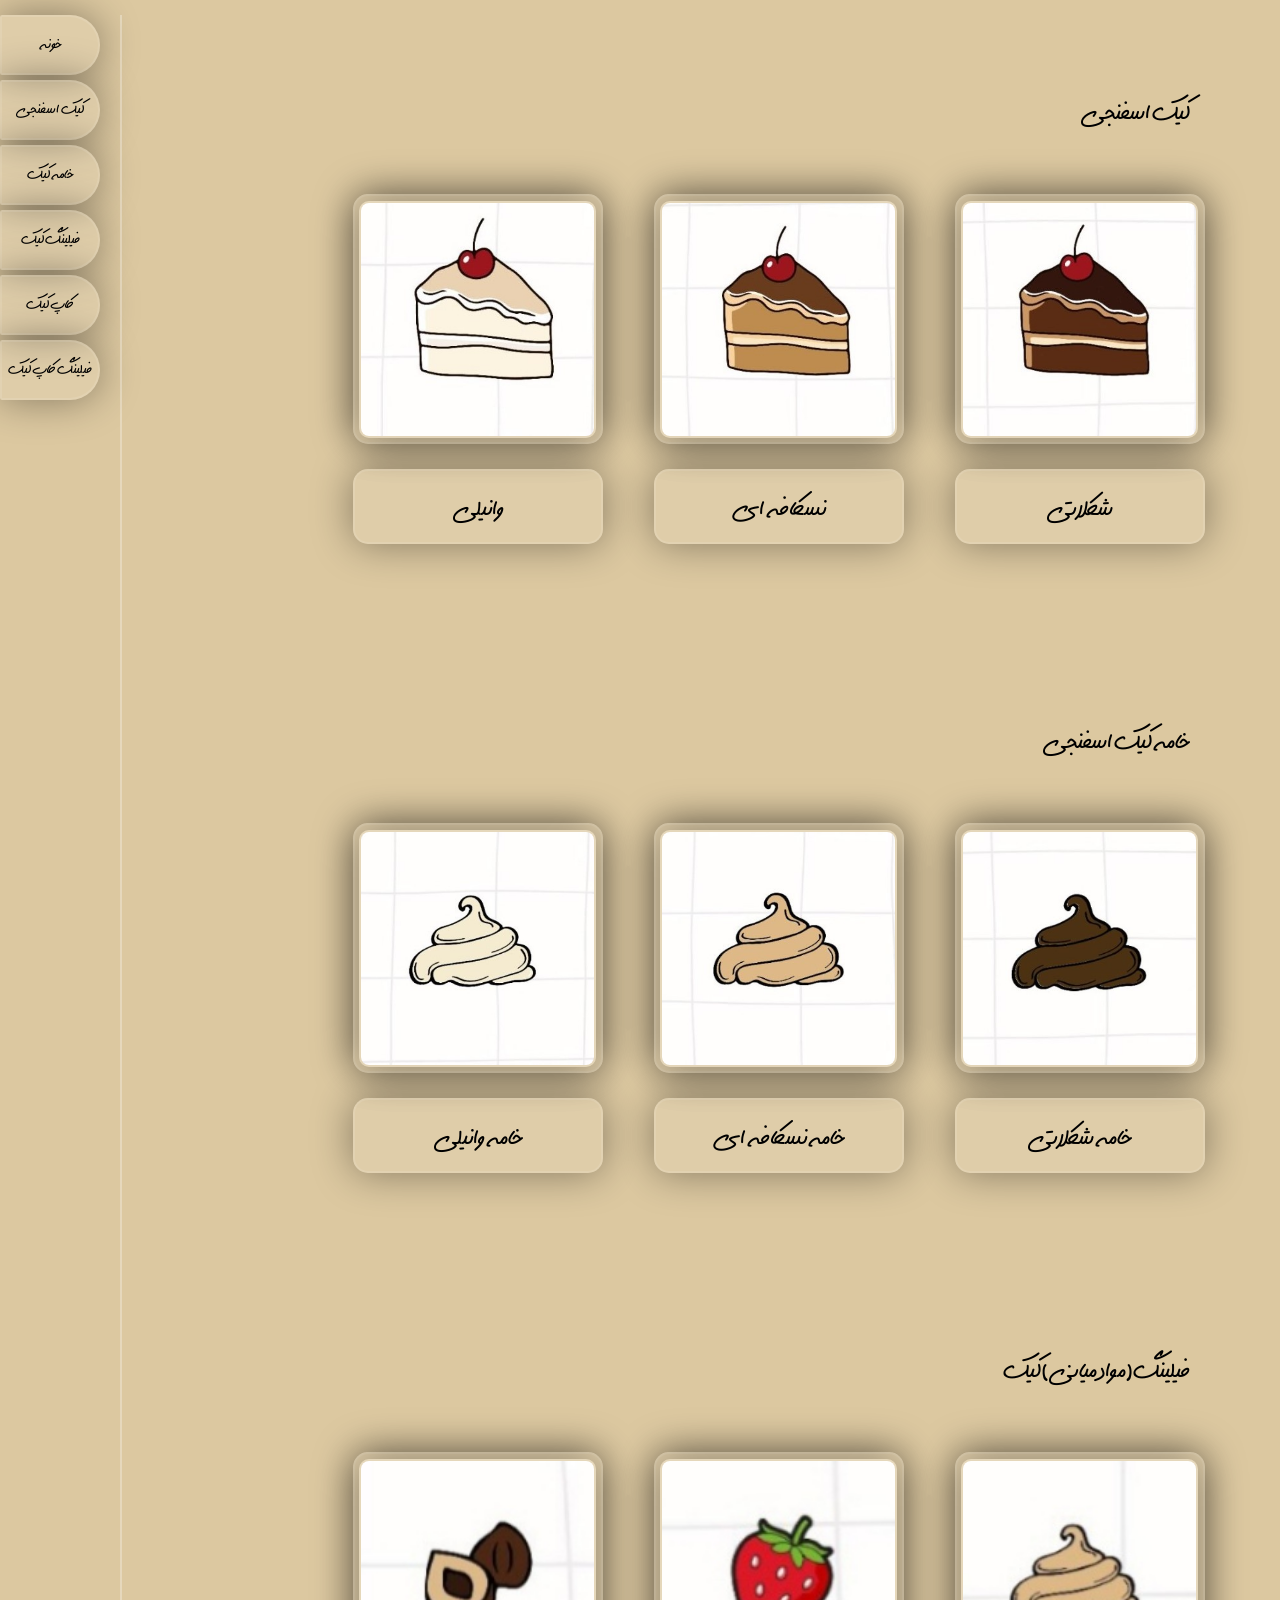
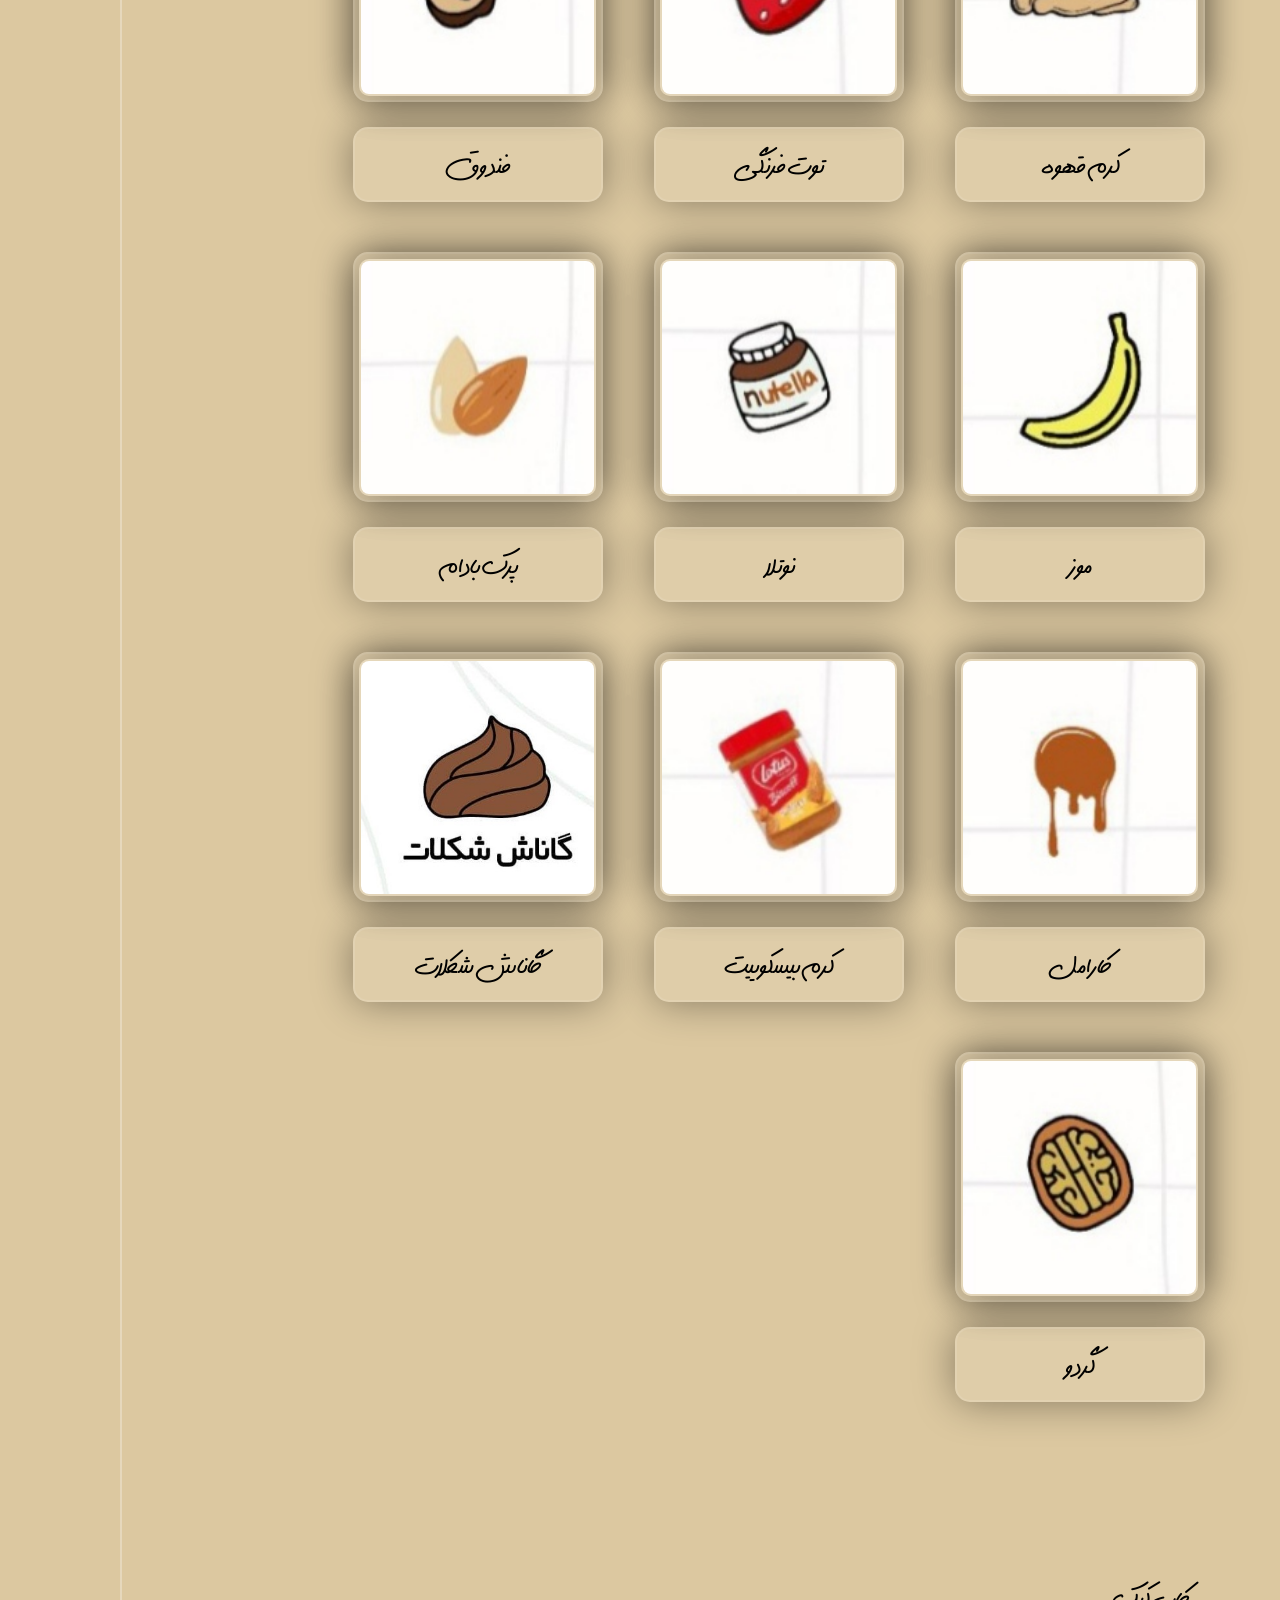
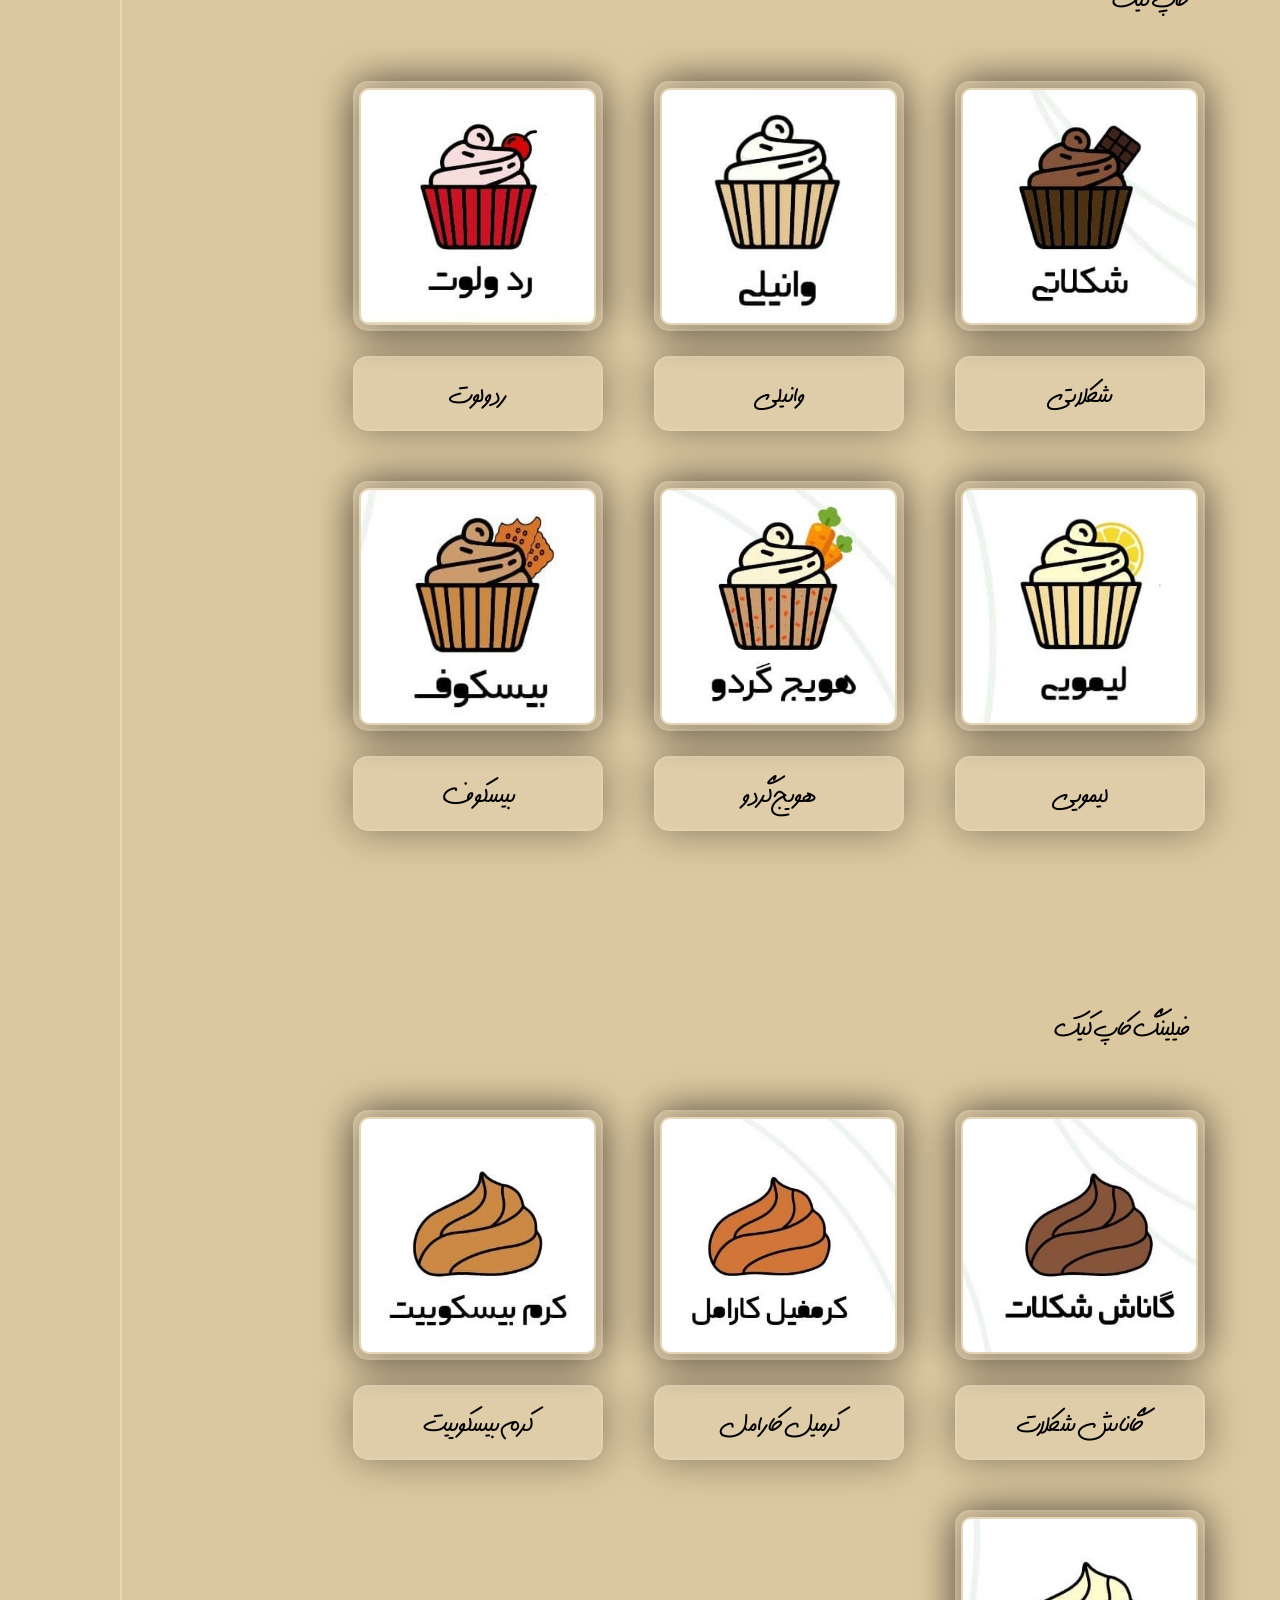
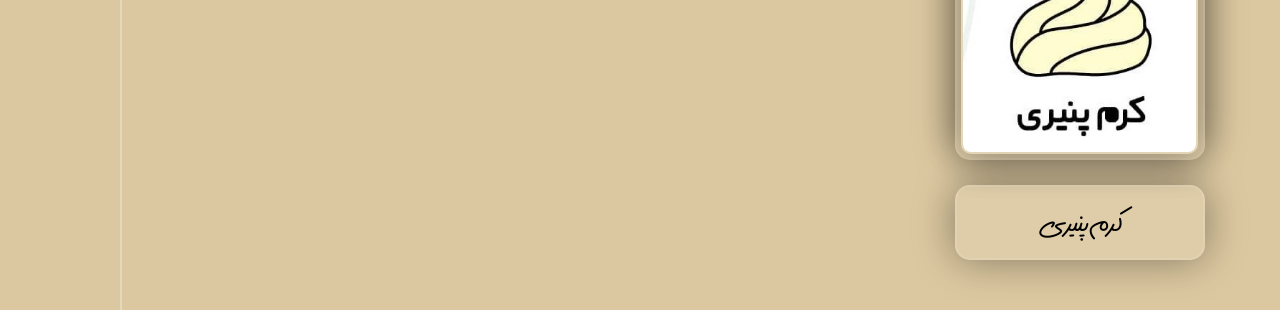
<file: html/test.html>
<!DOCTYPE html>
<html lang="fa" dir="rtl">

<head>
    <meta charset="UTF-8">
    <meta name="viewport" content="width=device-width, initial-scale=1.0">
    <link rel="stylesheet" href="../css/test.css">
    <title>test</title>
</head>
<nav>
    <a href="../index.html"><button>خونه</button></a>
    <a id="a" href="#spongecake"><button>کیک اسفنجی</button></a>
    <a id="b" href="#cakecream"><button>خامه کیک </button></a>
    <a id="c" href="#cakefilling"><button>فیلینگ کیک</button></a>
    <a id="d" href="#cupcake"><button>کاپ کیک</button></a>
    <a id="e" href="#cupcakefilling"><button>فیلینگ کاپ کیک</button></a>
</nav>
<main>
    <div class="container spongecake" id="spongecake">
        <h2>کیک اسفنجی</h2>
        <item>
            <div class="box">
                <img src="../images/dec/کیک اسفنجی-شکلاتی.jpg" alt="طعم کی ها">
            </div>
            <div class="text">شکلاتی</div>
        </item>

        <item>
            <div class="box">
                <img src="../images/dec/کیک اسفنجی-نسکافه ای.jpg" alt="طعم کی ها">
            </div>
            <div class="text">نسکافه ای</div>
        </item>

        <item>
            <div class="box">
                <img src="../images/dec/وانیلی-کیک اسفنجی.jpg" alt="طعم کی ها">
            </div>
            <div class="text">وانیلی</div>
        </item>
    </div>
    <div class="container cakecream" id="cakecream">
        <h2>خامه کیک اسفنجی</h2>
        <item>
            <div class="box">
                <img src="../images/dec/خامه شکلاتی.jpg" alt="طعم کی ها">
            </div>
            <div class="text">خامه شکلاتی</div>
        </item>

        <item>
            <div class="box">
                <img src="../images/dec/خامه نسکافه ای.jpg" alt="طعم کی ها">
            </div>
            <div class="text">خامه نسکافه ای</div>
        </item>

        <item>
            <div class="box">
                <img src="../images/dec/خامه وانیلی.jpg" alt="طعم کی ها">
            </div>
            <div class="text">خامه وانیلی</div>
        </item>
    </div>
    <div class="container cakefilling" id="cakefilling">
        <h2>فیلینگ(مواد میانی) کیک</h2>
        <item>
            <div class="box">
                <img src="../images/dec/فیلینگ کیک- کرم قهوه.jpg" alt="طعم کی ها">
            </div>
            <div class="text">کرم قهوه</div>
        </item>

        <item>
            <div class="box">
                <img src="../images/dec/فیلینگ کیک-توت فرنگی.jpg" alt="طعم کی ها">
            </div>
            <div class="text">توت فرنگی</div>
        </item>

        <item>
            <div class="box">
                <img src="../images/dec/فیلینگ کیک-فندق.jpg" alt="طعم کی ها">
            </div>
            <div class="text">فندوق</div>
        </item>

        <item>
            <div class="box">
                <img src="../images/dec/فیلینگ کیک-موز.jpg" alt="طعم کی ها">
            </div>
            <div class="text">موز</div>
        </item>

        <item>
            <div class="box">
                <img src="../images/dec/فیلینگ کیک-نوتلا.jpg" alt="طعم کی ها">
            </div>
            <div class="text">نوتلا</div>
        </item>

        <item>
            <div class="box">
                <img src="../images/dec/فیلینگ کیک-پرک بادام.jpg" alt="طعم کی ها">
            </div>
            <div class="text">پرک بادام</div>
        </item>

        <item>
            <div class="box">
                <img src="../images/dec/فیلینگ کیک-کارامل.jpg" alt="طعم کی ها">
            </div>
            <div class="text">کارامل</div>
        </item>

        <item>
            <div class="box">
                <img src="../images/dec/فیلینگ کیک-کرم بیسکوییت.jpg" alt="طعم کی ها">
            </div>
            <div class="text">کرم بیسکوییت</div>
        </item>

        <item>
            <div class="box">
                <img src="../images/dec/فیلینگ کاپ کیک-گاناش شکلات.jpg" alt="طعم کی ها">
            </div>
            <div class="text">گاناش شکلات</div>
        </item>

        <item>
            <div class="box">
                <img src="../images/dec/فیلینگ کیک-گردو.jpg" alt="طعم کی ها">
            </div>
            <div class="text">گردو</div>
        </item>
    </div>
    <div class="container cupcake" id="cupcake">
        <h2>کاپ کیک</h2>
        <item>
            <div class="box">
                <img src="../images/dec/کاپ کیک-شکلاتی.jpg" alt="طعم کی ها">
            </div>
            <div class="text">شکلاتی</div>
        </item>

        <item>
            <div class="box">
                <img src="../images/dec/کاپ کیک-وانیلی.jpg" alt="طعم کی ها">
            </div>
            <div class="text">وانیلی</div>
        </item>

        <item>
            <div class="box">
                <img src="../images/dec/کاپ کیک-رد ولوت.jpg" alt="طعم کی ها">
            </div>
            <div class="text">ردولوت</div>
        </item>

        <item>
            <div class="box">
                <img src="../images/dec/کاپ کیک-لیمویی.jpg" alt="طعم کی ها">
            </div>
            <div class="text">لیمویی</div>
        </item>

        <item>
            <div class="box">
                <img src="../images/dec/کاپ کیک-هویج گردو.jpg" alt="طعم کی ها">
            </div>
            <div class="text">هویج گردو</div>
        </item>

        <item>
            <div class="box">
                <img src="../images/dec/کاپ کیک-بیسکوف.jpg" alt="طعم کی ها">
            </div>
            <div class="text">بیسکوف</div>
        </item>
    </div>
    <div class="container cupcakefilling" id="cupcakefilling">
        <h2>فیلینگ کاپ کیک</h2>
        <item>
            <div class="box">
                <img src="../images/dec/فیلینگ کاپ کیک-گاناش شکلات.jpg" alt="طعم کی ها">
            </div>
            <div class="text">گاناش شکلات</div>
        </item>

        <item>
            <div class="box">
                <img src="../images/dec/فیلینگ کاپ کیک-کرمیل کارامیل.jpg" alt="طعم کی ها">
            </div>
            <div class="text">کرمیل کارامل</div>
        </item>

        <item>
            <div class="box">
                <img src="../images/dec/فیلینگ کاپ کیک-کرم بیسکوییت.jpg" alt="طعم کی ها">
            </div>
            <div class="text">کرم بیسکوییت</div>
        </item>

        <item>
            <div class="box">
                <img src="../images/dec/فسلسنگ کاپ کیک-کرم پنیری.jpg" alt="طعم کی ها">
            </div>
            <div class="text">کرم پنیری</div>
        </item>
    </div>
</main>

<body>

</body>

</html>
</file>
<file: css/landing-page.css>
@font-face {
    font-family: geranpaye;
    src: url("../fonts/Digi-Gran-Payeh-Boldwww.digifonts.ir_/Digi\ Gran\ Payeh\ Bold.ttf") format("truetype"),
        url("../fonts/Digi-Gran-Payeh-Boldwww.digifonts.ir_/Digi\ Gran\ Payeh\ Bold.otf") format("opentype");
}


@font-face {
    font-family: negar;
    src: url("../fonts/Digi-Negare-Boldwww.digifonts.ir_/Digi\ Negare\ Bold.ttf") format("truetype"),
        url("../fonts/Digi-Negare-Boldwww.digifonts.ir_/Digi\ Negare\ Bold.otf") format("opentype");
}

* {
    box-sizing: border-box;
    margin: 0px;
    padding: 0px;
}

body {
    background-color: rgb(65, 25, 10);
}

main {
    padding-top: 25px;
    position: relative;
    font-family: negar;
}

board {
    position: absolute;
    border: 2px solid rgba(255, 255, 255, 0.1);
    box-shadow: 0 0 40px rgba(2, 2, 4, 0.4);
    background-color: rgba(255, 255, 255, 0.1);
}

.photo {
    left: 0px;
    width: 840px;
    height: 300px;
    border-radius: 3px 150px 150px 3px;
}

.photo img {
    position: absolute;
    height: 300px;
    padding: 15px 0px;
}

.photo #one {
    left: 0px;
    margin-left: 15px;
}

.photo #two {
    left: 0px;
    margin-left: 285px;
}

.photo #three {
    right: 0px;
    margin-right: 15px;
    border-radius: 0px 135px 135px 0px;
}

.name {
    right: 0px;
    width: 300px;
    height: 80px;
    border-radius: 40px 3px 3px 40px;
    font-family: 'Mochiy Pop One';
    text-align: center;
    font-size: 30px;
    padding: 20px;
    color: rgb(228, 184, 129);
}

.menu :hover {
    font-size: 34px;
}


.menu {
    margin-top: 325px;
    left: 0px;
    width: 400px;
    height: 100px;
    border-radius: 3px 50px 50px 3px;
    text-align: center;
    padding: 20px;
}

a {
    text-decoration: none;
    color: rgb(228, 184, 129);
    font-size: 30px;
}

.test {
    margin-top: 525px;
    left: 0px;
    width: 650px;
    height: 300px;
    border-radius: 3px 150px 150px 3px;
    padding: 50px;
}


.test h3 {
    font-size: 25px;
    color: rgb(228, 184, 129);
    margin: 25px;
}

.test .link {
    margin-right: 250px;
}

.link :hover {
    font-size: 34px;
}


.welcometext {
    margin-top: 325px;
    right: 0px;
    width: 500px;
    height: 300px;
    border-radius: 150px 3px 3px 150px;
}

.welcometext h3 {
    display: inline-block;
    width: 175px;
    margin: 25px 15px;
    font-size: 20px;
    color: rgb(228, 184, 129);
}


.welcometext img {
    position: absolute;
    left: 0px;
    margin: 25px;
    width: 250px;
    border-radius: 50%;
}

.weight {
    margin-top: 775px;
    right: 0px;
    width: 550px;
    height: 300px;
    border-radius: 150px 3px 3px 150px;
    font-size: 30px;
    color: rgb(228, 184, 129);
    padding: 15px 50px;
}

.order {
    margin-top: 1000px;
    left: 0px;
    width: 600px;
    height: 300px;
    border-radius: 3px 150px 150px 3px;
    font-size: 25px;
    color: rgb(228, 184, 129);
    padding: 15px 0px;
    padding-right: 90px;
}

.aboutus {
    margin-top: 1300px;
    right: 0px;
    width: 600px;
    height: 250px;
    border-radius: 125px 3px 3px 125px;
    font-size: 25px;
    color: rgb(228, 184, 129);
    padding: 60px 20px;
}

.socialmedia {
    margin-top: 1500px;
    left: 0px;
    width: 400px;
    height: 200px;
    border-radius: 3px 100px 100px 3px;
    font-size: 25px;
    color: rgb(228, 184, 129);
    padding: 60px 20px;

}

.socialmedia .tel,
.socialmedia .inesta {
    margin-right: 75px;
    width: 200px;
    height: 50px;
    display: flex;

}

.tel .link,
.inesta .link {
    margin-top: -5px;
    margin-right: 15px;
}
</file>
<file: css/menu.css>
@font-face {
    font-family: negar;
    src: url("../fonts/Digi-Negare-Boldwww.digifonts.ir_/Digi\ Negare\ Bold.ttf") format("truetype"),
        url("../fonts/Digi-Negare-Boldwww.digifonts.ir_/Digi\ Negare\ Bold.otf") format("opentype");
}

* {
    box-sizing: border-box;
    margin: 0px;
    padding: 0px;
}

html {
    scroll-behavior: smooth;
}

body {
    background-color: rgb(220, 200, 160);
}

nav {
    padding-top: 15px;
    position: relative;
    width: 120px;
}

main {
    padding-top: 25px;
    position: relative;
    font-family: negar;
    margin-left: 120px;
    height: 30800px;
    border-left: 2px solid rgba(255, 255, 255, 0.3);
}

nav button {
    position: fixed;
    border: 2px solid rgba(255, 255, 255, 0.1);
    box-shadow: 0 0 40px rgba(2, 2, 4, 0.4);
    background-color: rgba(255, 255, 255, 0.1);
    border-radius: 3px 40px 40px 3px;
    left: 0px;
    width: 100px;
    height: 60px;
    font-family: negar;
    font-size: 18px;
}


nav #a button {
    margin-top: 65px;
}

nav #b button {
    margin-top: 130px;
}

nav #c button {
    margin-top: 195px;
}


nav #d button {
    margin-top: 260px;
}


nav #e button {
    margin-top: 325px;
}


nav #f button {
    margin-top: 390px;
}

nav a :hover {
    background-color: rgb(65, 25, 10, 0.5);
    font-size: 20px;
    font-weight: bold;
    width: 120px;
}



box {
    position: absolute;
    border: 2px solid rgba(255, 255, 255, 0.1);
    box-shadow: 0 0 40px rgba(2, 2, 4, 0.4);
    background-color: rgba(255, 255, 255, 0.1);
    border-radius: 150px 3px 3px 150px;
    right: 0px;
    height: 300px;
    padding: 15px;
}

img {
    width: 270px;
    height: 270px;
    border: 2px solid rgba(255, 255, 255, 0.1);
    box-shadow: 0 0 40px rgba(2, 2, 4, 0.4);
    background-color: rgba(255, 255, 255, 0.1);
    border-radius: 10px 10px 10px 10px;
}


box :first-child {
    border-radius: 150px 10px 10px 150px;
}

.container h2 {
    text-align: right;
    font-weight: bold;
    margin: 30px 40px;
    font-size: 30px;
}

.cake {
    position: relative;
    height: 21050px;
}

.box2 {
    margin-top: 350px;
}

.box3 {
    margin-top: 700px;
}

.box4 {
    margin-top: 1050px;
}

.box5 {
    margin-top: 1400px;
}


.box6 {
    margin-top: 1750px;
}


.box7 {
    margin-top: 2100px;
}


.box8 {
    margin-top: 2450px;
}


.box9 {
    margin-top: 2800px;
}

.box10 {

    margin-top: 3150px;
}

.box11 {
    margin-top: 3500px;
}

.box12 {
    margin-top: 3850px;
}

.box13 {
    margin-top: 4200px;
}

.box14 {
    margin-top: 4550px;
}

.box15 {
    margin-top: 4900px;
}

.box16 {
    margin-top: 5250px;
}

.box17 {
    margin-top: 5600px;
}

.box18 {
    margin-top: 5950px;
}

.box19 {
    margin-top: 6300px;
}

.box20 {
    margin-top: 6650px;
}

.box21 {
    margin-top: 7000px;
}


.box22 {
    margin-top: 7350px;
}


.box23 {
    margin-top: 7700px;
}


.box24 {
    margin-top: 8050px;
}


.box25 {
    margin-top: 8400px;
}


.box26 {
    margin-top: 8750px;
}


.box27 {
    margin-top: 9100px;
}


.box28 {
    margin-top: 9450px;
}

.box29 {
    margin-top: 9800px;
}

.box30 {
    margin-top: 10150px;
}

.box31 {
    margin-top: 10500px;
}

.box32 {
    margin-top: 10850px;
}


.box33 {
    margin-top: 11200px;
}


.box34 {
    margin-top: 11550px;
}


.box35 {
    margin-top: 11900px;
}


.box36 {
    margin-top: 12250px;
}


.box37 {
    margin-top: 12600px;
}


.box38 {
    margin-top: 12950px;
}


.box39 {
    margin-top: 13300px;
}


.box40 {
    margin-top: 13650px;
}

.box41 {
    margin-top: 14000px;
}


.box42 {
    margin-top: 14350px;
}


.box43 {
    margin-top: 14700px;
}


.box44 {
    margin-top: 15050px;
}


.box45 {
    margin-top: 15400px;
}


.box46 {
    margin-top: 15750px;
}


.box47 {
    margin-top: 16100px;
}


.box48 {
    margin-top: 16450px;
}


.box49 {
    margin-top: 16800px;
}


.box50 {
    margin-top: 17150px;
}

.box51 {
    margin-top: 17500px;
}


.box52 {
    margin-top: 17850px;
}


.box53 {
    margin-top: 18200px;
}


.box54 {
    margin-top: 18550px;
}


.box55 {
    margin-top: 18900px;
}


.box56 {
    margin-top: 19250px;
}


.box57 {
    margin-top: 19600px;
}


.box58 {
    margin-top: 19950px;
}


.box59 {
    margin-top: 20300px;
}


.box60 {
    margin-top: 20650px;
}

.cupcake {
    position: relative;
    height: 4250px;
}

.mugcake {
    position: relative;
    height: 1450px;
}

.shutcake {
    position: relative;
    height: 1800px;
}

.rejimi {
    position: relative;
    height: 800px;
}

text {
    position: absolute;
    border: 2px solid rgba(255, 255, 255, 0.1);
    box-shadow: 0 0 40px rgba(2, 2, 4, 0.4);
    background-color: rgba(255, 255, 255, 0.1);
    border-radius: 3px 100px 100px 3px;
    left: 0px;
    height: 200px;
    padding: 60px 25px;
    text-align: right;
}



main #one {
    width: 700px;
}

main #two {
    width: 425px;
}

.text1 {
    margin-top: 50px;
}

.text2 {
    margin-top: 400px;
}

.text3 {
    margin-top: 750px;
}

.text4 {
    margin-top: 1100px;
}

.text5 {
    margin-top: 1450px;
}

.text6 {
    margin-top: 1800px;
}

.text7 {
    margin-top: 2150px;
}

.text8 {
    margin-top: 2500px;
}

.text9 {
    margin-top: 2850px;
}

.text10 {
    margin-top: 3200px;
}

.text11 {
    margin-top: 3550px;
}

.text12 {
    margin-top: 3900px;
}

.text13 {
    margin-top: 4250px;
}

.text14 {
    margin-top: 4600px;
}

.text15 {
    margin-top: 4950px;
}

.text16 {
    margin-top: 5300px;
}

.text17 {
    margin-top: 5650px;
}


.text18 {
    margin-top: 6000px;
}

.text19 {
    margin-top: 6350px;
}

.text20 {
    margin-top: 6700px;
}

.text21 {
    margin-top: 7050px;
}

.text22 {
    margin-top: 7400px;
}

.text23 {
    margin-top: 7750px;
}

.text24 {
    margin-top: 8100px;
}

.text25 {
    margin-top: 8450px;
}

.text26 {
    margin-top: 8800px;
}

.text27 {
    margin-top: 9150px;
}

.text28 {
    margin-top: 9500px;
}

.text29 {
    margin-top: 9850px;
}

.text30 {
    margin-top: 10200px;
}

.text31 {
    margin-top: 10550px;
}

.text32 {
    margin-top: 10900px;
}

.text33 {
    margin-top: 11250px;
}

.text34 {
    margin-top: 11600px;
}

.text35 {
    margin-top: 11950px;
}

.text36 {
    margin-top: 12300px;
}

.text37 {
    margin-top: 12650px;
}

.text38 {
    margin-top: 13000px;
}

.text39 {
    margin-top: 13350px;
}

.text40 {
    margin-top: 13700px;
}

.text41 {
    margin-top: 14050px;
}

.text42 {
    margin-top: 14400px;
}

.text43 {
    margin-top: 14750px;
}

.text44 {
    margin-top: 15100px;
}

.text45 {
    margin-top: 15450px;
}

.text46 {
    margin-top: 15800px;
}

.text47 {
    margin-top: 16150px;
}

.text48 {
    margin-top: 16500px;
}

.text49 {
    margin-top: 16850px;
}

.text50 {
    margin-top: 17200px;
}

.text51 {
    margin-top: 17550px;
}

.text52 {
    margin-top: 17900px;
}

.text53 {
    margin-top: 18250px;
}

.text54 {
    margin-top: 18600px;
}

.text55 {
    margin-top: 18950px;
}

.text56 {
    margin-top: 19300px;
}

.text57 {
    margin-top: 19650px;
}

.text58 {
    margin-top: 20000px;
}

.text59 {
    margin-top: 20350px;
}

.text60 {
    margin-top: 20700px;
}

.rejimi .text1{
    display: flex;
    flex-direction: column;
}

.rejimi .text1 h6,
.rejimi .text1 h1,
.rejimi .text1 p {
    margin-left: 200px;
    width: 175px;
}

.rejimi .text1 #odd {
    position: absolute;
    display: inline-block;
    margin-top: -25px;
    width: 170px;
    left: 0px;
    margin-left: 20px;
    border-right: 1px solid rgba(0, 0, 0, 0.358);
    padding: 0px 10px;
}
</file>
<file: css/test.css>
@font-face {
    font-family: negar;
    src: url("../fonts/Digi-Negare-Boldwww.digifonts.ir_/Digi\ Negare\ Bold.ttf") format("truetype"),
        url("../fonts/Digi-Negare-Boldwww.digifonts.ir_/Digi\ Negare\ Bold.otf") format("opentype");
}


@font-face {
    font-family: negar;
    src: url("../fonts/Digi-Negare-Boldwww.digifonts.ir_/Digi\ Negare\ Bold.ttf") format("truetype"),
        url("../fonts/Digi-Negare-Boldwww.digifonts.ir_/Digi\ Negare\ Bold.otf") format("opentype");
}

* {
    box-sizing: border-box;
    margin: 0px;
    padding: 0px;
}

html {
    scroll-behavior: smooth;
}

body {
    background-color: rgb(220, 200, 160);
}



html {
    scroll-behavior: smooth;
}

nav {
    padding-top: 15px;
    position: relative;
    width: 120px;
}


nav button {
    position: fixed;
    border: 2px solid rgba(255, 255, 255, 0.1);
    box-shadow: 0 0 40px rgba(2, 2, 4, 0.4);
    background-color: rgba(255, 255, 255, 0.1);
    border-radius: 3px 40px 40px 3px;
    left: 0px;
    width: 100px;
    height: 60px;
    font-family: negar;
    font-size: 18px;
}


nav #a button {
    margin-top: 65px;
}

nav #b button {
    margin-top: 130px;
}

nav #c button {
    margin-top: 195px;
}


nav #d button {
    margin-top: 260px;
}


nav #e button {
    margin-top: 325px;
}


nav #f button {
    margin-top: 390px;
}

nav a :hover {
    background-color: rgb(65, 25, 10, 0.5);
    font-size: 20px;
    font-weight: bold;
    width: 120px;
}

main {
    padding: 25px 50px;
    position: relative;
    font-family: negar;
    margin-left: 120px;
    border-left: 2px solid rgba(255, 255, 255, 0.3);
}


.container h2 {
    text-align: right;
    font-weight: bold;
    margin: 30px 40px;
    font-size: 30px;
}

.container {
    position: relative;
    margin-top: 150px;
}

.spongecake {
    margin-top: 50px;
}

item {
    display: inline-block;
    margin: 25px;
}

.box {
    width: 250px;
    height: 250px;
    border: 2px solid rgba(255, 255, 255, 0.1);
    box-shadow: 0 0 40px rgba(2, 2, 4, 0.4);
    background-color: rgba(255, 255, 255, 0.1);
    border-radius: 15px;
    padding: 5px;
}

.box img {
    width: 237px;
    height: 237px;
    border: 2px solid rgba(255, 255, 255, 0.1);
    box-shadow: 0 0 40px rgba(2, 2, 4, 0.4);
    background-color: rgba(255, 255, 255, 0.1);
    border-radius: 10px;
}

.text {
    width: 250px;
    height: 75px;
    border: 2px solid rgba(255, 255, 255, 0.1);
    box-shadow: 0 0 40px rgba(2, 2, 4, 0.4);
    background-color: rgba(255, 255, 255, 0.1);
    border-radius: 15px;
    font-size: 30px;
    margin-top: 25px;
    text-align: center;
    padding: 15px;
}
</file>
